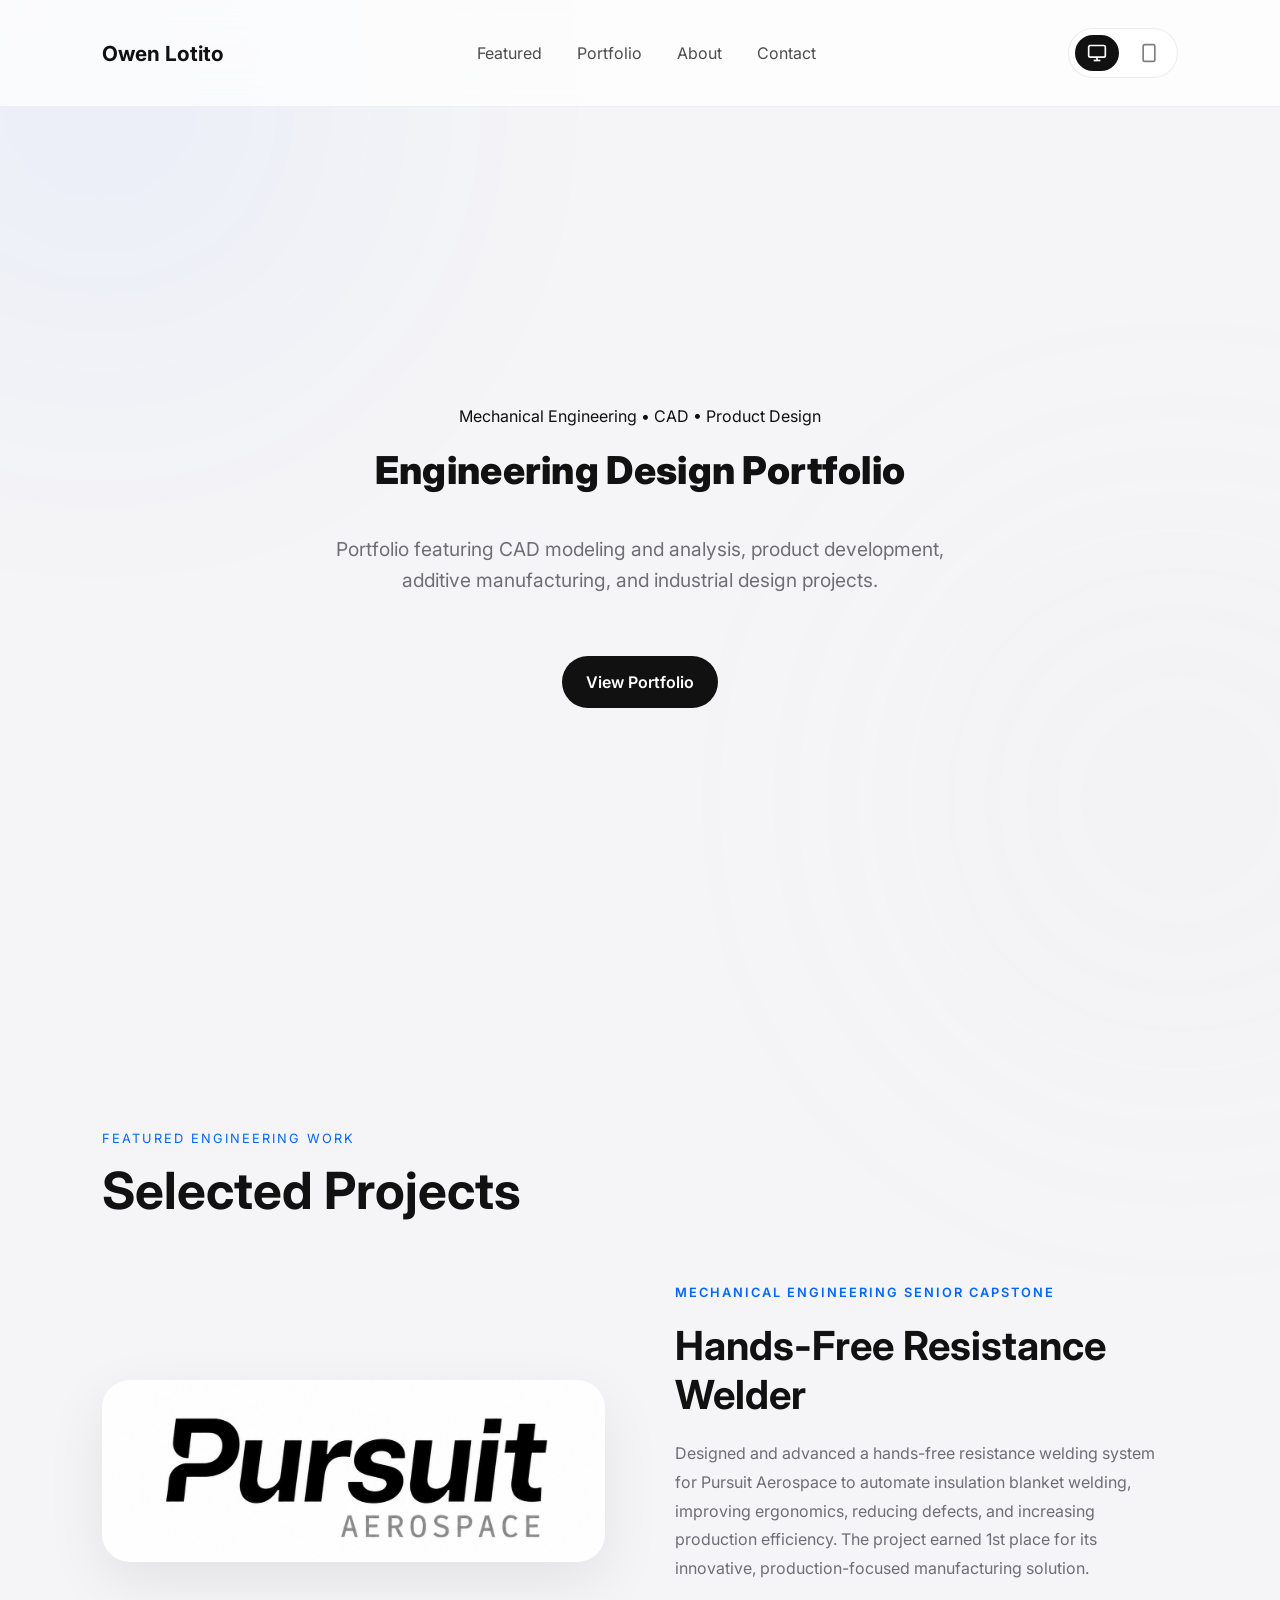
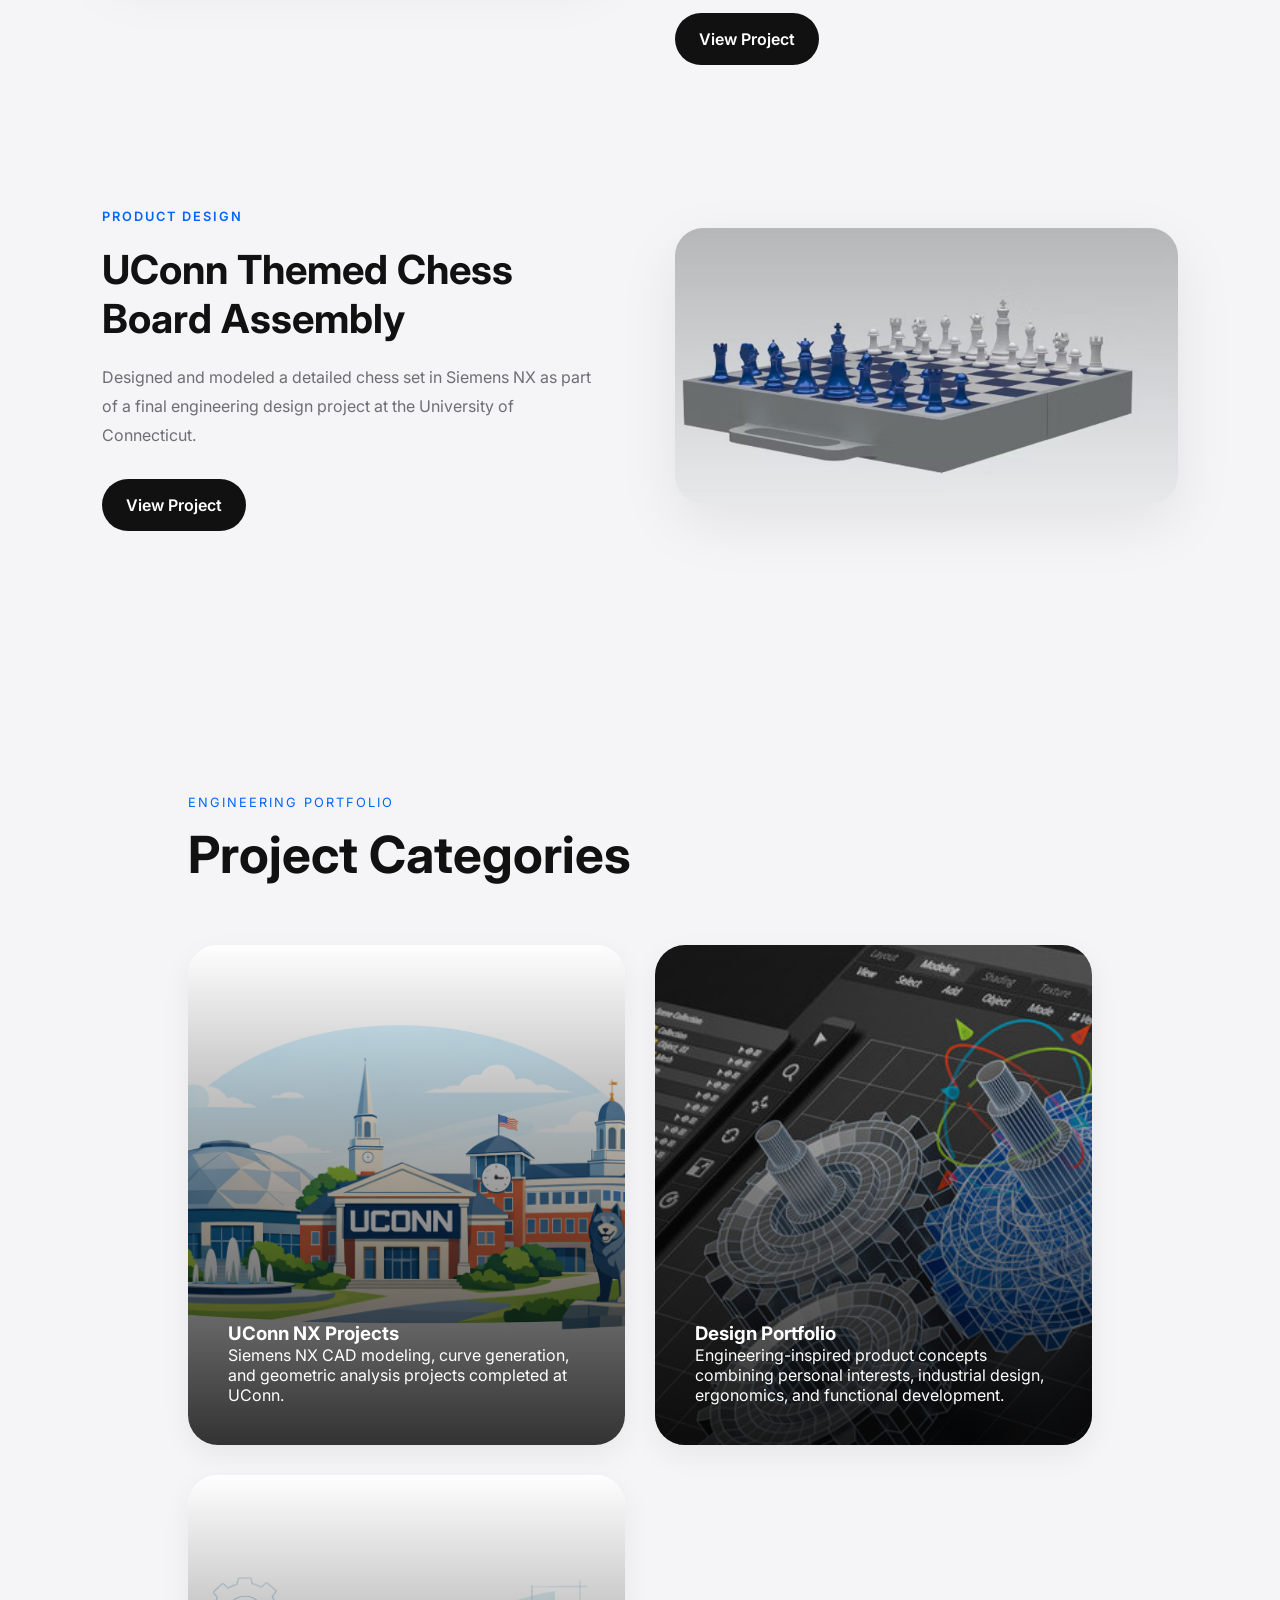
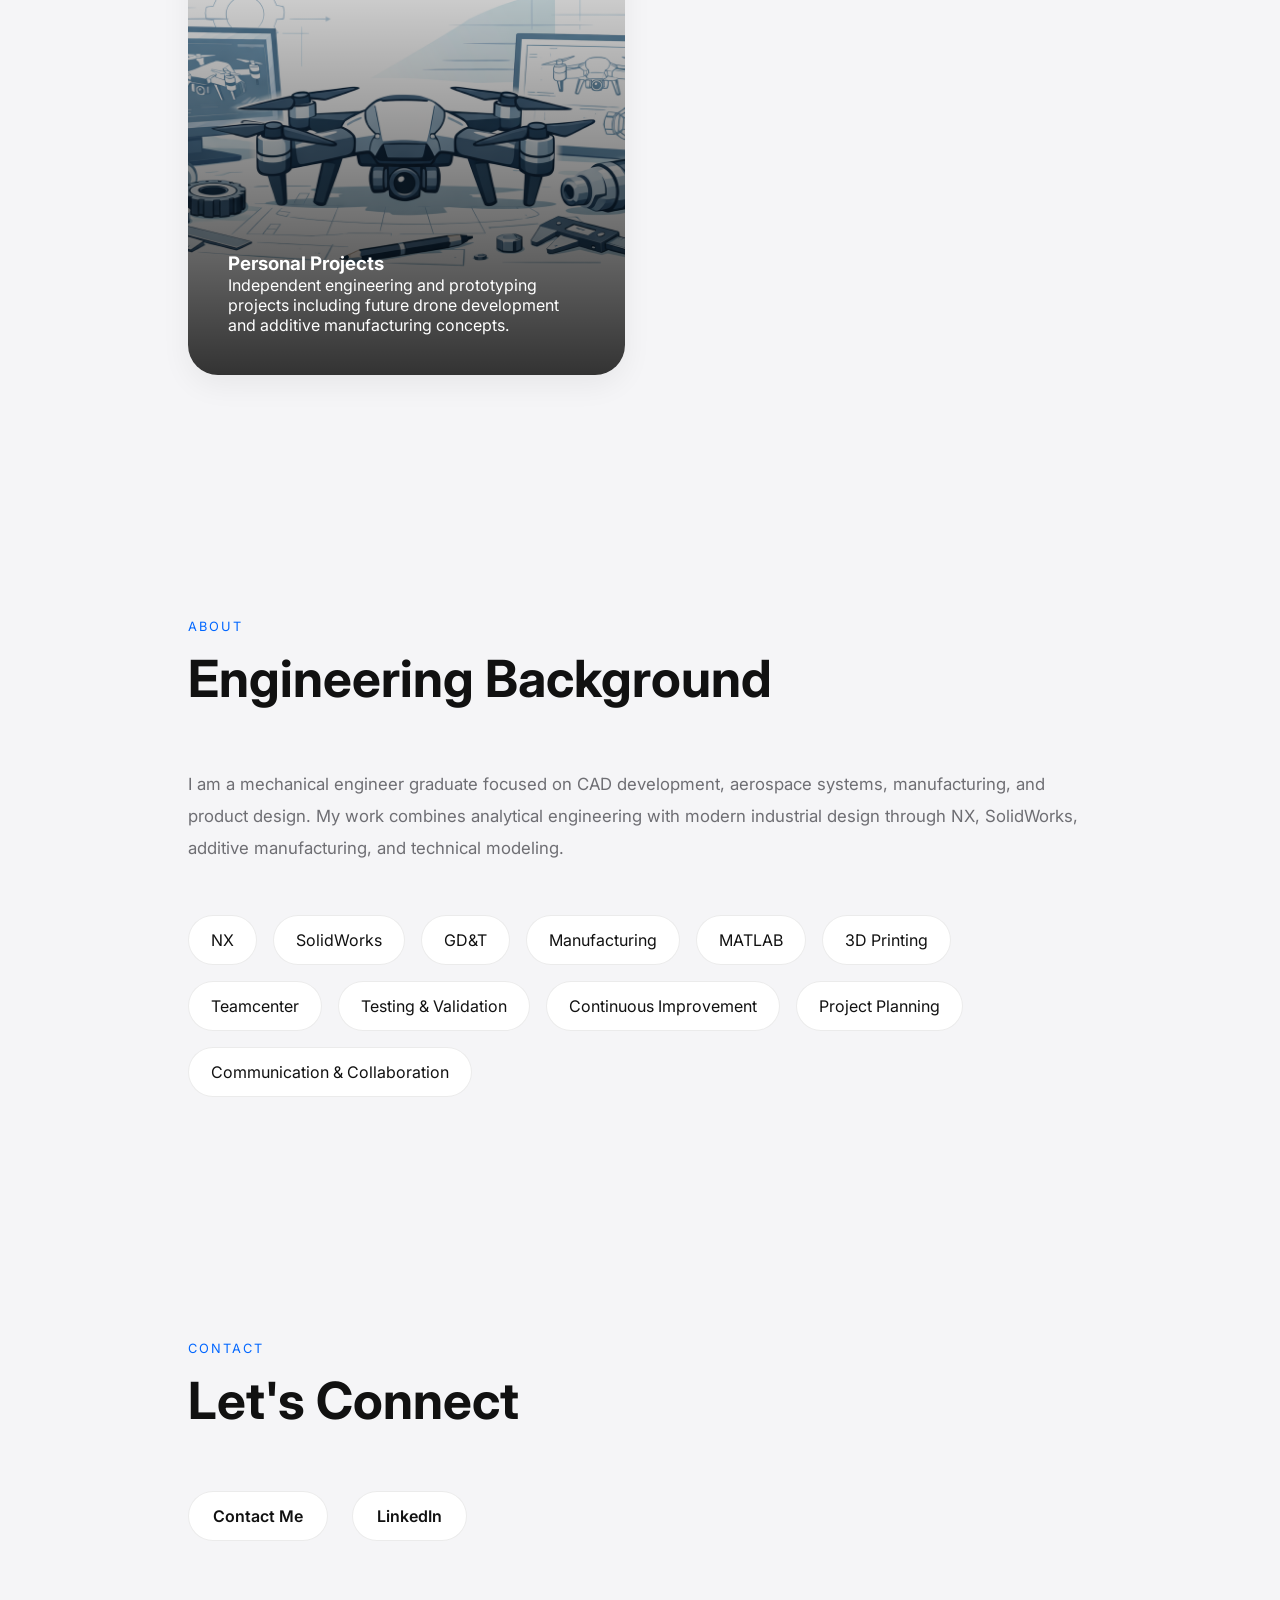
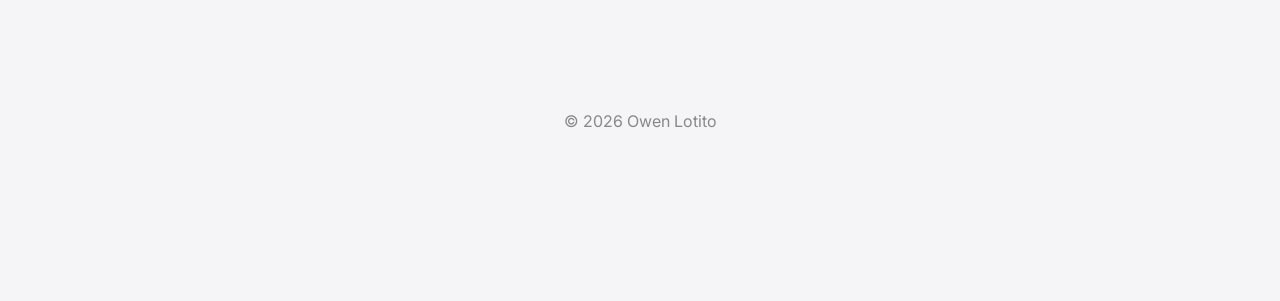
<file: index.html>
<!DOCTYPE html>
<html lang="en">
<head>
  <meta charset="UTF-8" />
  <meta name="viewport" content="width=device-width, initial-scale=1.0"/>
  <title>Owen Lotito | Engineering Portfolio</title>

  <link rel="stylesheet" href="style.css"/>
  <link href="https://fonts.googleapis.com/css2?family=Inter:wght@300;400;500;600;700;800&display=swap" rel="stylesheet">
</head>

<body>

<div class="background-glow glow1"></div>
<div class="background-glow glow2"></div>

<header class="hero">

  <nav>
    <h1 class="logo">Owen Lotito</h1>

    <div class="nav-center">
      <div class="nav-links">
        <a href="#featured">Featured</a>
        <a href="#categories">Portfolio</a>
        <a href="#about">About</a>
        <a href="#contact">Contact</a>
      </div>
    </div>

    <div class="view-toggle">
      <button class="toggle-btn active" data-view="desktop" title="Desktop View">
        <svg width="20" height="20" viewBox="0 0 24 24" fill="none" stroke="currentColor" stroke-width="2">
          <rect x="2" y="3" width="20" height="14" rx="2" ry="2"></rect>
          <line x1="8" y1="21" x2="16" y2="21"></line>
          <line x1="12" y1="17" x2="12" y2="21"></line>
        </svg>
      </button>
      <button class="toggle-btn" data-view="mobile" title="Mobile View">
        <svg width="20" height="20" viewBox="0 0 24 24" fill="none" stroke="currentColor" stroke-width="2">
          <rect x="5" y="2" width="14" height="20" rx="2" ry="2"></rect>
          <line x1="12" y1="18" x2="12.01" y2="18"></line>
        </svg>
      </button>
    </div>
  </nav>

  <div class="hero-content fade-up">

    <div class="hero-text">
      <span class="hero-subtitle">Mechanical Engineering • CAD • Product Design</span>

      <h2>
        Engineering Design Portfolio
      </h2>

      <p>
        Portfolio featuring CAD modeling and analysis,
        product development, additive manufacturing, and industrial design projects.
      </p>
      
    
      <div class="hero-buttons">
        <a class="btn primary" href="#featured">View Portfolio</a>
      </div>
    </div>

</header>

<section id="featured" class="featured-section">

  <div class="section-title fade-up">
    <span>Featured Engineering Work</span>
    <h2>Selected Projects</h2>
  </div>

 <div class="featured-project fade-left">
    
  <div class="featured-image">
    <img src="image/pursuit.png" alt="UConn Senior Capstone" class="pursuit-logo"/>
  </div>
    
  <div class="featured-text">
    <span class="project-tag">Mechanical Engineering Senior Capstone</span>
    <h3>Hands-Free Resistance Welder</h3>

    <p>
      Designed and advanced a hands-free resistance welding system for Pursuit Aerospace 
      to automate insulation blanket welding, improving ergonomics, reducing defects, 
      and increasing production efficiency. The project earned 1st place for its innovative, production-focused manufacturing solution.
    </p>

    <a href="capstone-project.html" class="btn primary">View Project</a>
  </div>

</div>

  <div class="featured-project reverse fade-right">

    <div class="featured-image">
      <img src="image/Chess-set-IMG.jpg" alt="UConn NX Final Project"/>
    </div>
    
    <div class="featured-text">
      <span class="project-tag">Product Design</span>
      <h3>UConn Themed Chess Board Assembly</h3> 
      <p>
        Designed and modeled a detailed chess set in Siemens NX as part of a
        final engineering design project at the University of Connecticut.
      </p>

      <a href="chess-project.html" class="btn primary">View Project</a>
    </div>

  </div>

<section id="categories" class="categories-section">

  <div class="section-title fade-up">
    <span>Engineering Portfolio</span>
    <h2>Project Categories</h2>
  </div>

 <div class="category-grid">

  <!-- UCONN NX PROJECTS -->
  <a href="uconn-nx-projects.html" class="category-card fade-up">
    <img src="image/uconn-image.png" alt="UConn NX Projects"/>

    <div class="category-overlay">
      <h3>UConn NX Projects</h3>
      <p>
        Siemens NX CAD modeling, curve generation,
        and geometric analysis projects completed at UConn.
      </p>
    </div>
  </a>

  <!-- DESIGN PORTFOLIO -->
  <a href="design-portfolio.html" class="category-card fade-up">
    <img src="image/design-portfolio-image.jpg" alt="Design Portfolio"/>

    <div class="category-overlay">
      <h3>Design Portfolio</h3>
      <p>
        Engineering-inspired product concepts combining personal interests,
        industrial design, ergonomics, and functional development.
      </p>
    </div>
  </a>

  <!-- PERSONAL PROJECTS -->
  <a href="personal-projects.html" class="category-card fade-up">
    <img src="image/drone-cover-art.png" alt="Personal Projects"/>

    <div class="category-overlay">
      <h3>Personal Projects</h3>
      <p>
        Independent engineering and prototyping projects including future
        drone development and additive manufacturing concepts.
      </p>
    </div>
  </a>

</div>

  </div>

</section>

<section id="about" class="about-section fade-up">

  <div class="section-title">
    <span>About</span>
    <h2>Engineering Background</h2>
  </div>

  <p>
    I am a mechanical engineer graduate focused on CAD development,
    aerospace systems, manufacturing, and product design.
    My work combines analytical engineering with modern industrial design
    through NX, SolidWorks, additive manufacturing, and technical modeling.
  </p>

  <div class="skills-grid">
    <span>NX</span>
    <span>SolidWorks</span>
    <span>GD&T</span>
    <span>Manufacturing</span>
    <span>MATLAB</span>
    <span>3D Printing</span>
    <span>Teamcenter</span>
    <span>Testing & Validation</span>
    <span>Continuous Improvement</span>
    <span>Project Planning</span>
    <span>Communication & Collaboration</span>
  </div>

</section>

<section id="contact" class="contact-section fade-up">

  <div class="section-title">
    <span>Contact</span>
    <h2>Let's Connect</h2>
  </div>

  <div class="contact-links">
    <a href="contact.html" class="btn primary">Contact Me</a>
    <a href="https://www.linkedin.com/in/owen-lotito/" target="_blank" class="btn secondary">LinkedIn</a>
  </div>

</section>

<footer>
  <p>© 2026 Owen Lotito</p>
</footer>

<script src="script.js"></script>

</body>
</html>
</file>
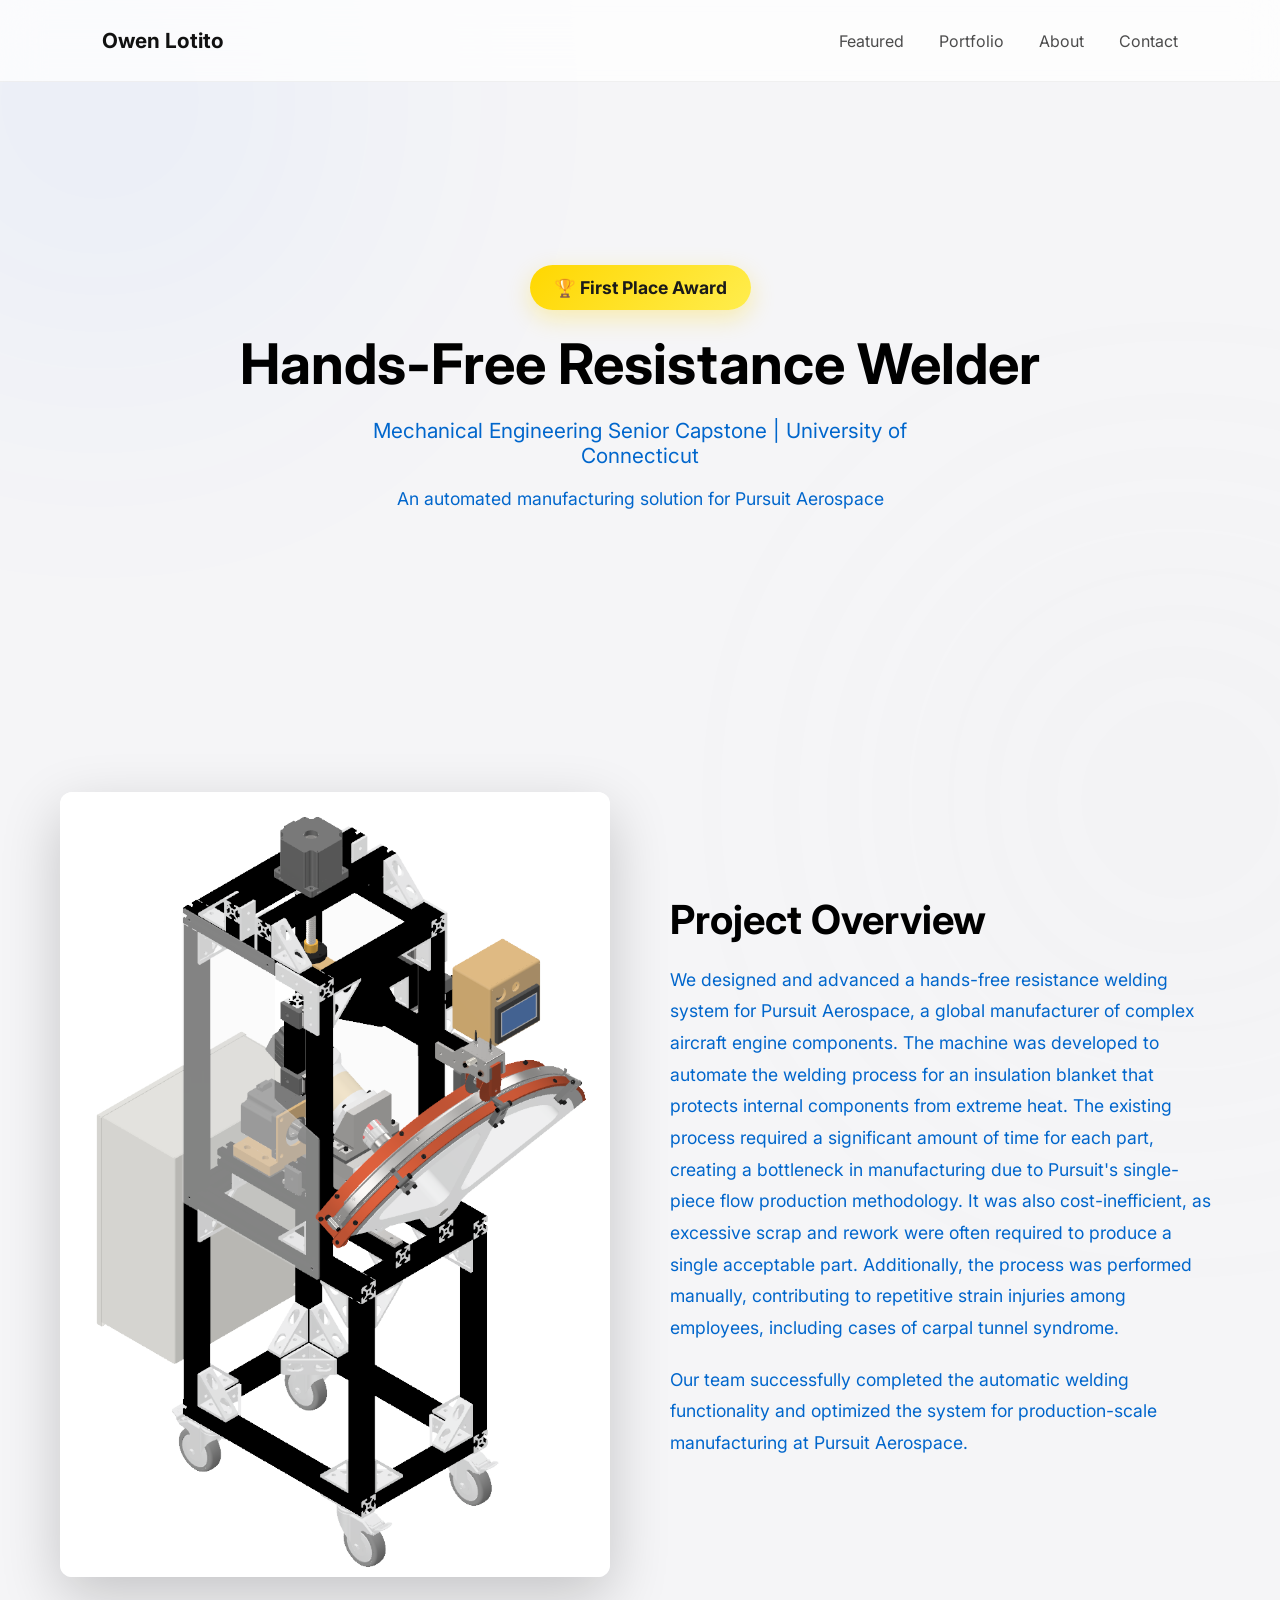
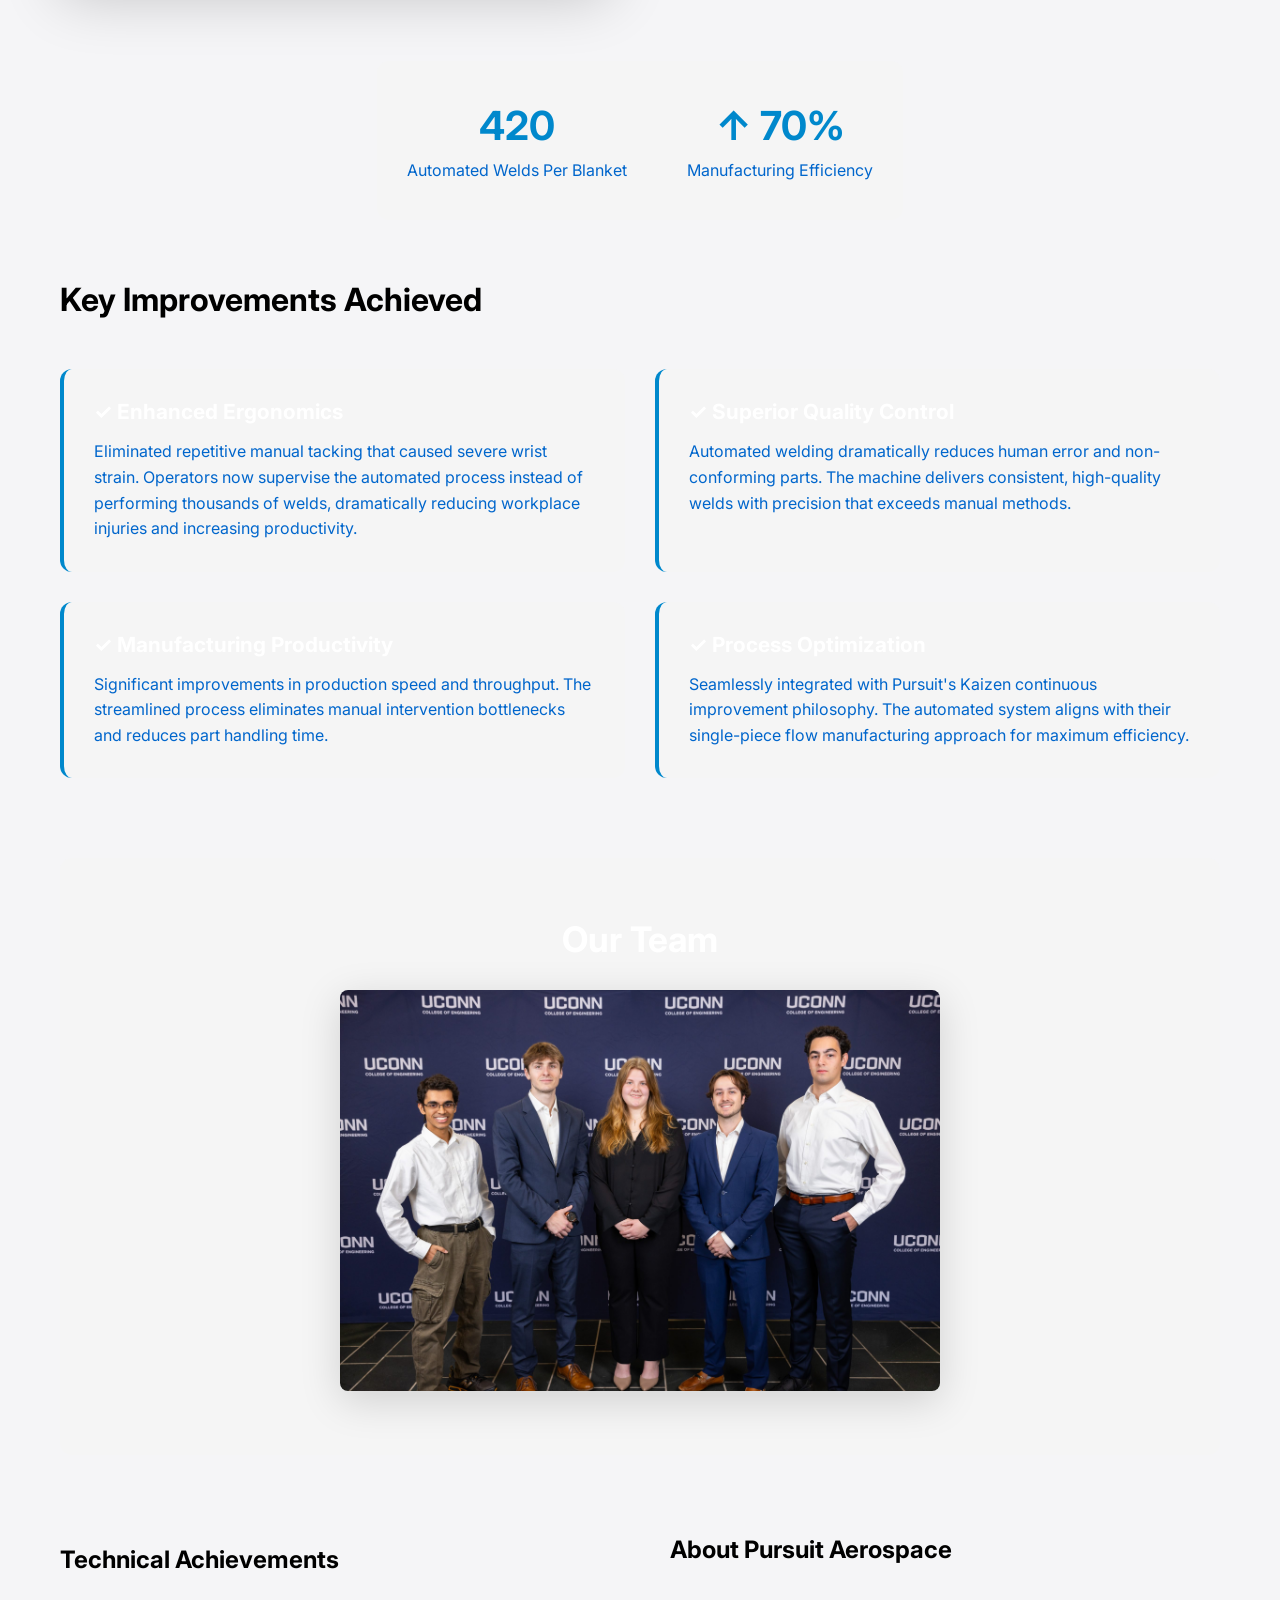
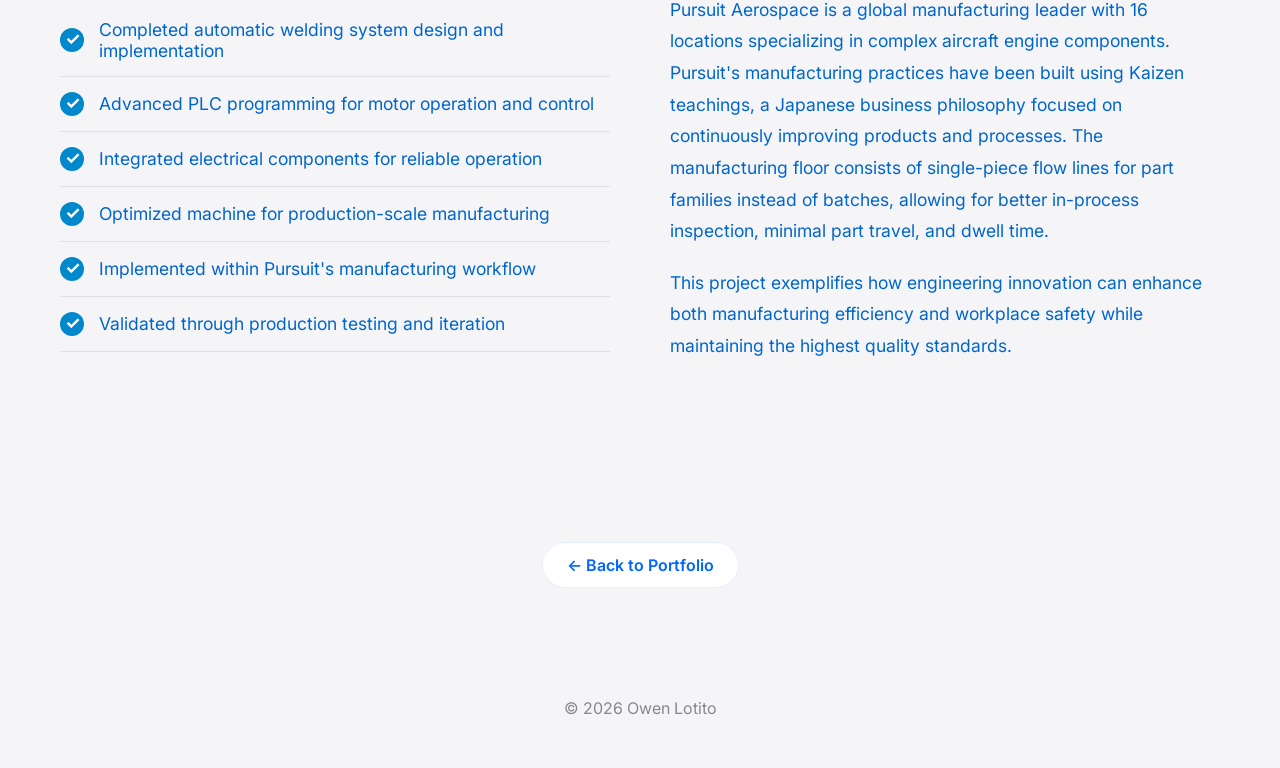
<file: capstone-project.html>
<!DOCTYPE html>
<html lang="en">
<head>
  <meta charset="UTF-8" />
  <meta name="viewport" content="width=device-width, initial-scale=1.0"/>
  <title>Hands-Free Resistance Welder | Owen Lotito</title>

  <link rel="stylesheet" href="style.css"/>
  <link href="https://fonts.googleapis.com/css2?family=Inter:wght@300;400;500;600;700;800&display=swap" rel="stylesheet">
  <style>
    .capstone-hero {
      min-height: 70vh;
      display: flex;
      align-items: center;
      justify-content: center;
      padding: 80px 20px;
      text-align: center;
    }

    .capstone-hero h1 {
      font-size: 3.5rem;
      margin-bottom: 20px;
      color: #000000;
    }

    .capstone-hero .award-badge {
      display: inline-block;
      background: linear-gradient(135deg, #ffd700 0%, #ffed4e 100%);
      color: #1a1a1a;
      padding: 12px 24px;
      border-radius: 50px;
      font-weight: 700;
      margin-bottom: 20px;
      font-size: 1.1rem;
      box-shadow: 0 8px 24px rgba(255, 215, 0, 0.3);
    }

    .capstone-hero p {
      font-size: 1.3rem;
      color: #0066cc;
      max-width: 600px;
      margin: 20px auto;
    }

    .project-overview {
      max-width: 1200px;
      margin: 80px auto;
      padding: 0 20px;
    }

    .overview-grid {
      display: grid;
      grid-template-columns: 1fr 1fr;
      gap: 60px;
      align-items: center;
      margin-bottom: 80px;
    }

    .overview-grid img {
      width: 100%;
      border-radius: 12px;
      box-shadow: 0 20px 60px rgba(0, 0, 0, 0.2);
    }

    .overview-content h2 {
      font-size: 2.5rem;
      margin-bottom: 20px;
      color: #000000;
    }

    .overview-content p {
      font-size: 1.1rem;
      line-height: 1.8;
      color: #0066cc;
      margin-bottom: 20px;
    }

    .impact-metrics {
      display: flex;
      justify-content: center;
      gap: 60px;
      margin: 60px auto;
      padding: 40px 30px;
      background: var(--card-bg);
      border-radius: 12px;
      max-width: fit-content;
    }

    .metric {
      text-align: center;
    }

    .metric-value {
      font-size: 2.5rem;
      font-weight: 700;
      color: var(--accent-color);
      margin-bottom: 10px;
    }

    .metric-label {
      font-size: 1rem;
      color: #0066cc;
    }

    .key-improvements {
      display: grid;
      grid-template-columns: repeat(2, 1fr);
      gap: 30px;
      margin: 50px 0;
    }

    .improvement-card {
      padding: 30px;
      background: var(--card-bg);
      border-radius: 12px;
      border-left: 4px solid var(--accent-color);
    }

    .improvement-card h3 {
      font-size: 1.3rem;
      margin-bottom: 15px;
      color: #ffffff;
    }

    .improvement-card p {
      font-size: 1rem;
      line-height: 1.6;
      color: #0066cc;
    }

    .team-section {
      background: var(--card-bg);
      padding: 60px 40px;
      border-radius: 12px;
      margin: 80px 0;
      text-align: center;
    }

    .team-section h2 {
      font-size: 2.2rem;
      margin-bottom: 30px;
      color: #ffffff;
    }

    .team-image {
      max-width: 600px;
      margin: 0 auto;
    }

    .team-image img {
      width: 100%;
      border-radius: 8px;
      box-shadow: 0 10px 40px rgba(0, 0, 0, 0.15);
    }

    .technical-details {
      display: grid;
      grid-template-columns: 1fr 1fr;
      gap: 60px;
      align-items: center;
      margin: 80px 0;
    }

    .details-list {
      list-style: none;
      padding: 0;
    }

    .details-list li {
      padding: 15px 0;
      font-size: 1.1rem;
      color: #0066cc;
      border-bottom: 1px solid var(--border-color);
      display: flex;
      align-items: center;
    }

    .details-list li:before {
      content: "✓";
      display: inline-block;
      width: 24px;
      height: 24px;
      background: var(--accent-color);
      color: white;
      border-radius: 50%;
      text-align: center;
      margin-right: 15px;
      font-weight: bold;
      flex-shrink: 0;
    }

    .back-link {
      display: inline-block;
      margin-top: 40px;
      padding: 12px 24px;
      background: white;
      color: #0066ff;
      border-radius: 999px;
      text-decoration: none;
      font-weight: 600;
      transition: all 0.3s ease;
      border: 1px solid rgba(0,102,255,0.1);
    }

    .back-link:hover {
      background: rgba(0,102,255,0.1);
      transform: translateX(-6px);
    }

    @media (max-width: 768px) {
      .capstone-hero h1 {
        font-size: 2.5rem;
      }

      .overview-grid,
      .key-improvements,
      .technical-details {
        grid-template-columns: 1fr;
        gap: 40px;
      }

      .impact-metrics {
        flex-direction: column;
        gap: 30px;
      }

      .capstone-hero {
        padding: 60px 20px;
      }
    }

    /* Dark mode support */
    :root {
      --text-primary: #ffffff;
      --text-secondary: #b4b4b4;
      --accent-color: #00d4ff;
      --card-bg: #1a1a1a;
      --border-color: #333333;
      --bg-primary: #0a0a0a;
    }

    @media (prefers-color-scheme: light) {
      :root {
        --text-primary: #1a1a1a;
        --text-secondary: #666666;
        --accent-color: #0088cc;
        --card-bg: #f5f5f5;
        --border-color: #e0e0e0;
        --bg-primary: #ffffff;
      }
    }
  </style>
</head>

<body>

<div class="background-glow glow1"></div>
<div class="background-glow glow2"></div>

<header class="hero">
  <nav>
    <h1 class="logo">Owen Lotito</h1>
    <div class="nav-links">
      <a href="index.html#featured">Featured</a>
      <a href="index.html#categories">Portfolio</a>
      <a href="index.html#about">About</a>
      <a href="index.html#contact">Contact</a>
    </div>
  </nav>

  <div class="capstone-hero fade-up">
    <div>
      <div class="award-badge">🏆 First Place Award</div>
      <h1>Hands-Free Resistance Welder</h1>
      <p>Mechanical Engineering Senior Capstone | University of Connecticut</p>
      <p style="font-size: 1.1rem; color: #0066cc;">An automated manufacturing solution for Pursuit Aerospace</p>
    </div>
  </div>
</header>

<section class="project-overview">

  <div class="overview-grid fade-left">
    <div>
      <img src="image/Welder-CAD-Photo.png" alt="Hands-Free Resistance Welder CAD Model"/>
    </div>
    <div class="overview-content">
      <h2>Project Overview</h2>
      <p>
        We designed and advanced a hands-free resistance welding system for Pursuit Aerospace, a global manufacturer of complex aircraft engine components. The machine was developed to automate the welding process for an insulation blanket that protects internal components from extreme heat. 
        The existing process required a significant amount of time for each part, creating a bottleneck in manufacturing due to Pursuit's single-piece flow production methodology. It was also cost-inefficient, as excessive scrap and rework were often required to produce a single acceptable part. 
        Additionally, the process was performed manually, contributing to repetitive strain injuries among employees, including cases of carpal tunnel syndrome.
      </p>
      <p>
        Our team successfully completed the automatic welding functionality and optimized the system for production-scale manufacturing at Pursuit Aerospace.
      </p>
    </div>
  </div>

  <div class="impact-metrics fade-up">
    <div class="metric">
      <div class="metric-value">420</div>
      <div class="metric-label">Automated Welds Per Blanket</div>
    </div>
    <div class="metric">
      <div class="metric-value">↑ 70%</div>
      <div class="metric-label">Manufacturing Efficiency</div>
    </div>
  </div>

  <h2 style="font-size: 2rem; margin: 60px 0 40px; color: #000000;">Key Improvements Achieved</h2>

  <div class="key-improvements fade-up">
    <div class="improvement-card">
      <h3>✓ Enhanced Ergonomics</h3>
      <p>
        Eliminated repetitive manual tacking that caused severe wrist strain. Operators now supervise the automated process instead of performing thousands of welds, dramatically reducing workplace injuries and increasing productivity.
      </p>
    </div>
    <div class="improvement-card">
      <h3>✓ Superior Quality Control</h3>
      <p>
        Automated welding dramatically reduces human error and non-conforming parts. The machine delivers consistent, high-quality welds with precision that exceeds manual methods.
      </p>
    </div>
    <div class="improvement-card">
      <h3>✓ Manufacturing Productivity</h3>
      <p>
        Significant improvements in production speed and throughput. The streamlined process eliminates manual intervention bottlenecks and reduces part handling time.
      </p>
    </div>
    <div class="improvement-card">
      <h3>✓ Process Optimization</h3>
      <p>
        Seamlessly integrated with Pursuit's Kaizen continuous improvement philosophy. The automated system aligns with their single-piece flow manufacturing approach for maximum efficiency.
      </p>
    </div>
  </div>

  <div class="team-section fade-up">
    <h2>Our Team</h2>
    <div class="team-image">
      <img src="image/ME_team27_NEW-scaled.jpg" alt="Senior Design Team"/>
    </div>
  </div>

  <div class="technical-details fade-up">
    <div>
      <h2 style="margin-bottom: 30px; color: #000000;">Technical Achievements</h2>
      <ul class="details-list">
        <li>Completed automatic welding system design and implementation</li>
        <li>Advanced PLC programming for motor operation and control</li>
        <li>Integrated electrical components for reliable operation</li>
        <li>Optimized machine for production-scale manufacturing</li>
        <li>Implemented within Pursuit's manufacturing workflow</li>
        <li>Validated through production testing and iteration</li>
      </ul>
    </div>
    <div>
      <h2 style="margin-bottom: 30px; color: #000000;">About Pursuit Aerospace</h2>
      <p style="font-size: 1.1rem; line-height: 1.8; color: #0066cc;">
        Pursuit Aerospace is a global manufacturing leader with 16 locations specializing in complex aircraft engine components. Pursuit's manufacturing practices have been built using Kaizen teachings, a Japanese business philosophy focused on continuously improving products and processes. The manufacturing floor consists of single-piece flow lines for part families instead of batches, allowing for better in-process inspection, minimal part travel, and dwell time. 
      </p>
      <p style="font-size: 1.1rem; line-height: 1.8; color: #0066cc; margin-top: 20px;">
        This project exemplifies how engineering innovation can enhance both manufacturing efficiency and workplace safety while maintaining the highest quality standards.
      </p>
    </div>
  </div>

</section>

<section style="text-align: center; padding: 60px 20px; max-width: 1200px; margin: 0 auto;">
  <a href="index.html" class="back-link">← Back to Portfolio</a>
</section>

<footer>
  <p>© 2026 Owen Lotito</p>
</footer>

<script src="script.js"></script>

</body>
</html>
</file>
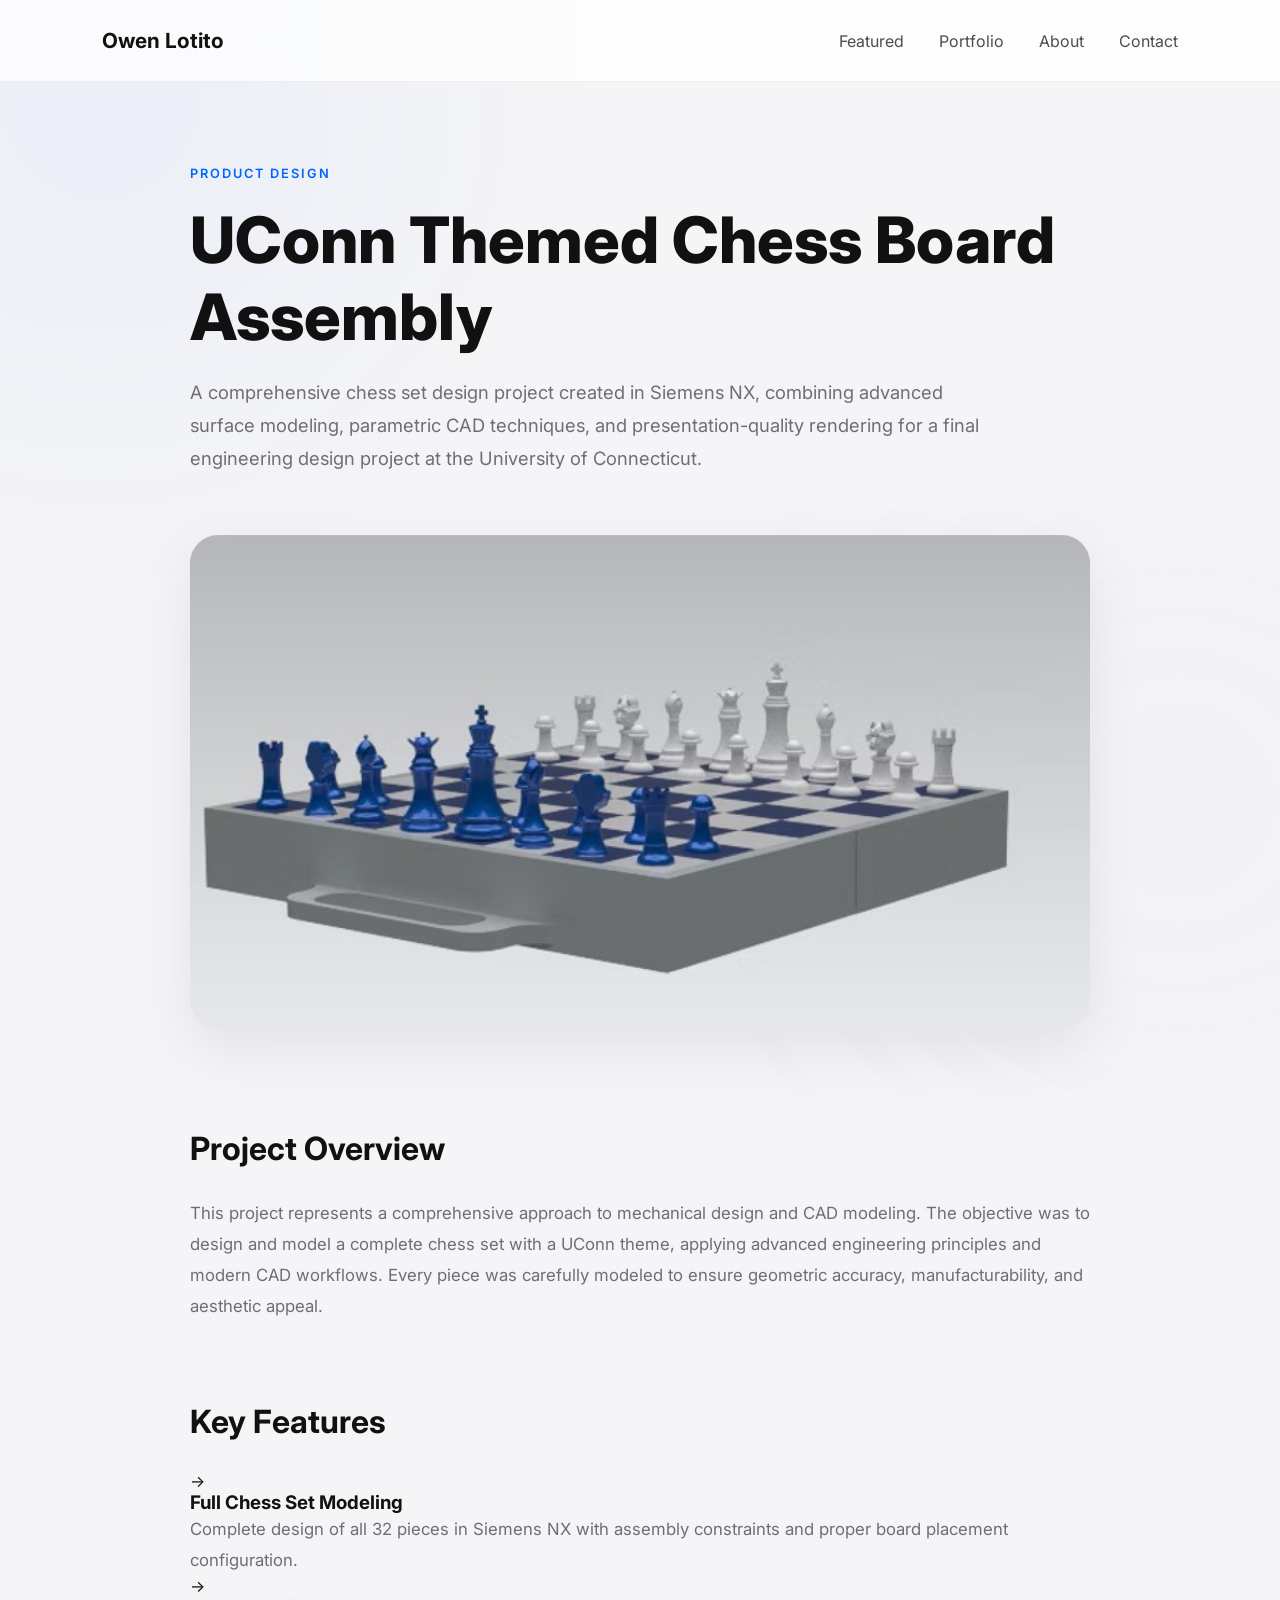
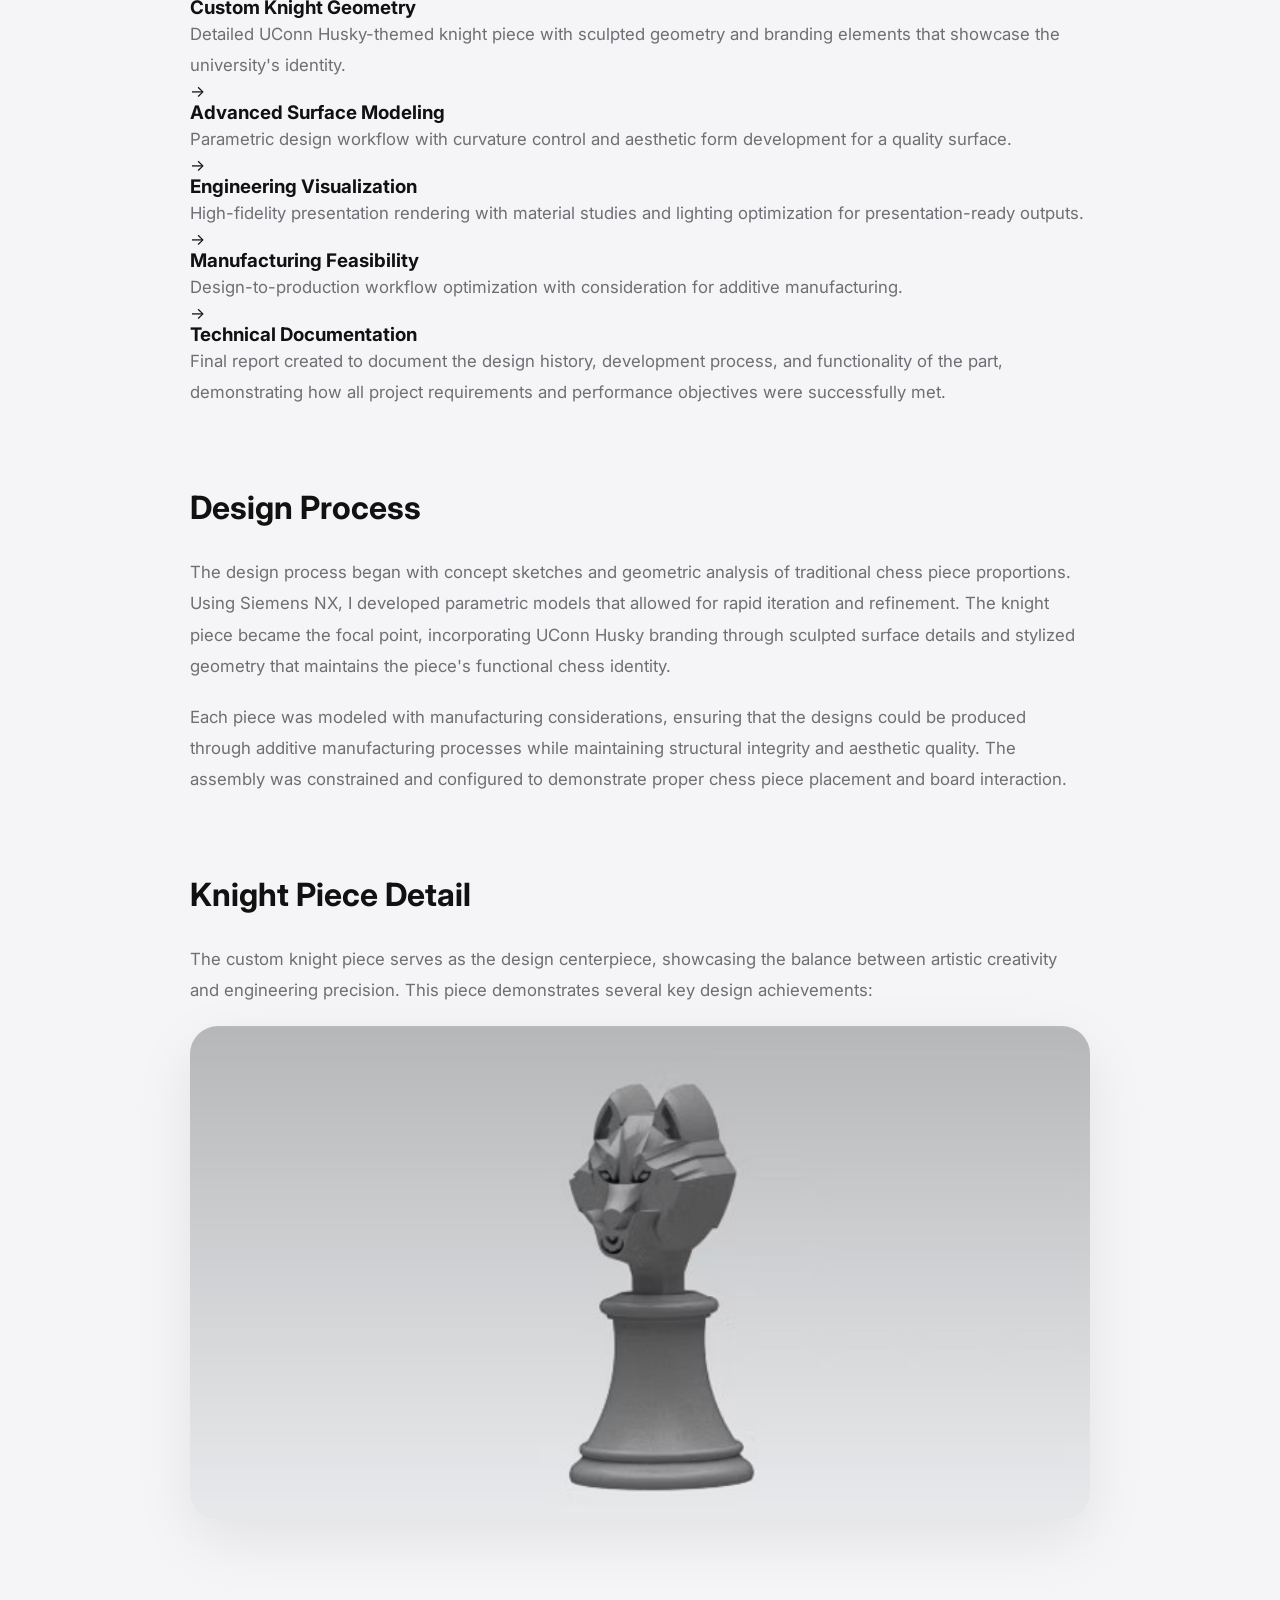
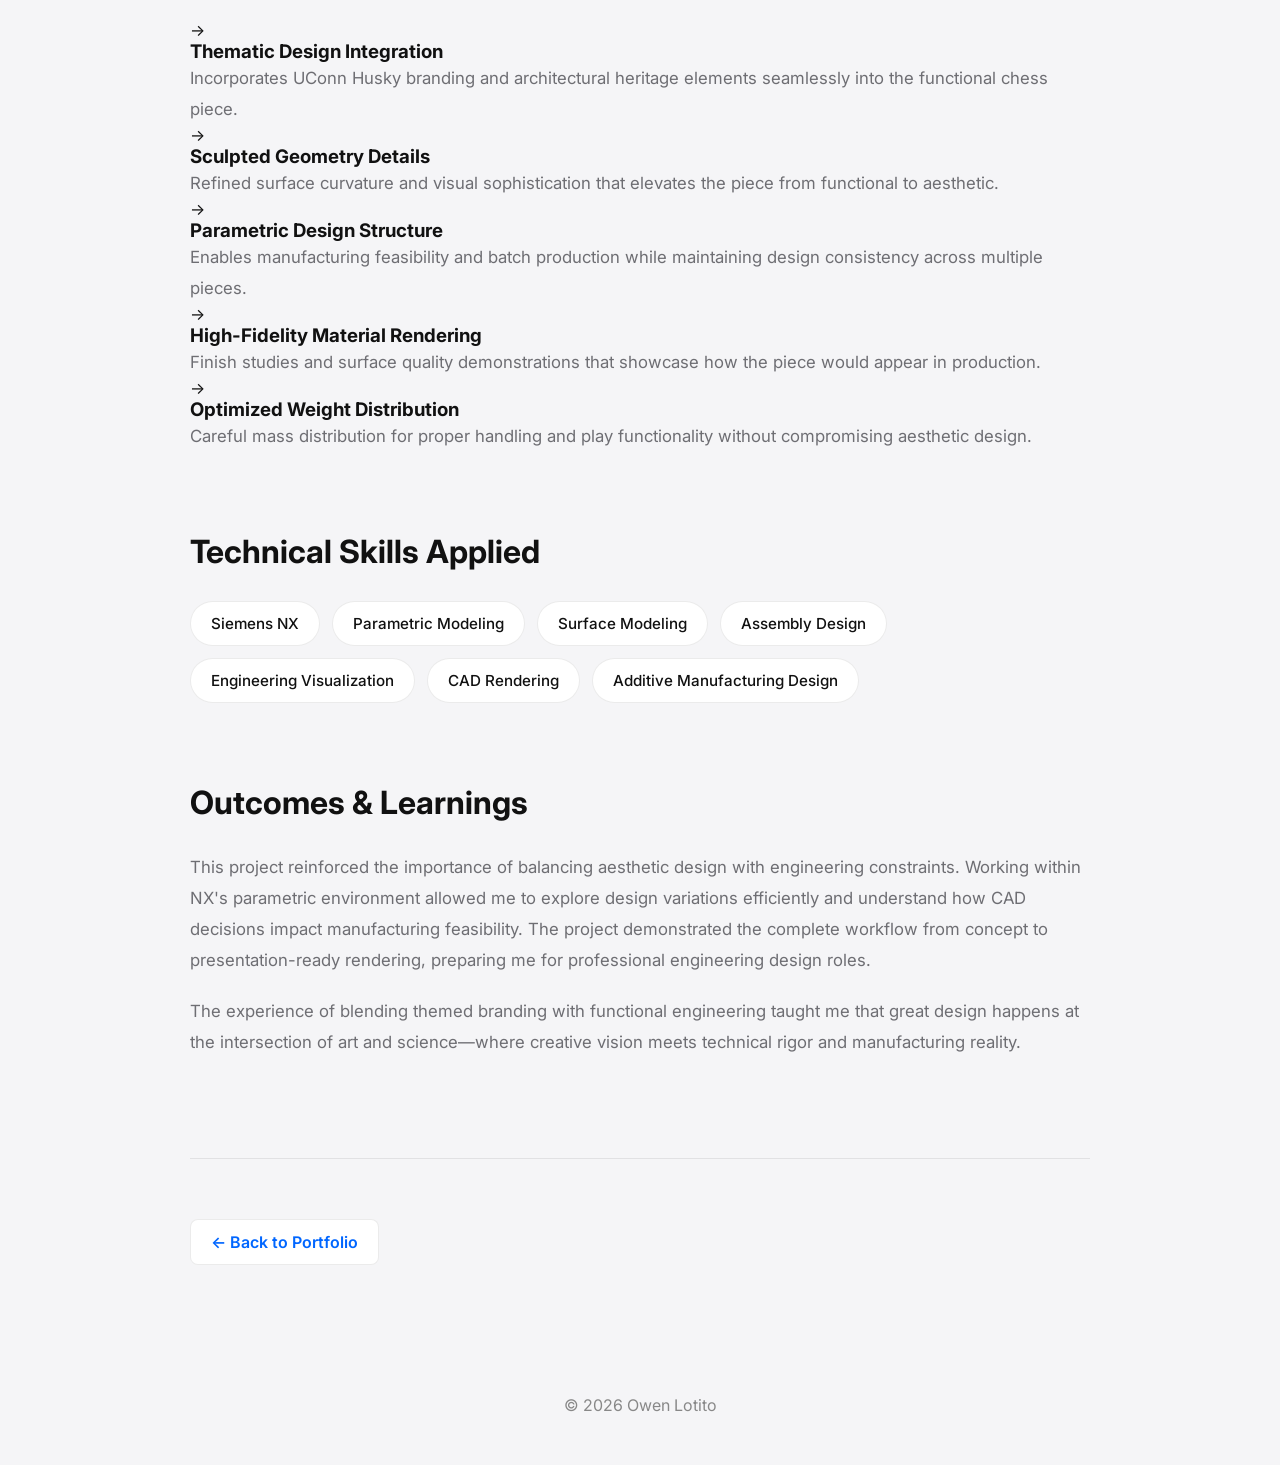
<file: chess-project.html>
<!DOCTYPE html>
<html lang="en">
<head>
  <meta charset="UTF-8" />
  <meta name="viewport" content="width=device-width, initial-scale=1.0"/>
  <title>UConn Chess Project | Owen Lotito</title>

  <link rel="stylesheet" href="style.css"/>
  <link href="https://fonts.googleapis.com/css2?family=Inter:wght@300;400;500;600;700;800&display=swap" rel="stylesheet">
</head>

<body>

<div class="background-glow glow1"></div>
<div class="background-glow glow2"></div>

<header class="project-header">
  <nav>
    <a href="index.html" class="logo">Owen Lotito</a>
    <div class="nav-links">
      <a href="index.html#featured">Featured</a>
      <a href="index.html#categories">Portfolio</a>
      <a href="index.html#about">About</a>
      <a href="index.html#contact">Contact</a>
    </div>
  </nav>
</header>

<section class="project-detail-section">
  <div class="project-detail-container">
    
    <div class="project-header-content fade-up">
      <span class="project-tag">Product Design</span>
      <h1>UConn Themed Chess Board Assembly</h1>
      <p class="project-intro">
        A comprehensive chess set design project created in Siemens NX, combining advanced surface modeling, parametric CAD techniques, and presentation-quality rendering for a final engineering design project at the University of Connecticut.
      </p>
    </div>

    <div class="project-detail-image fade-up">
      <img src="image/Chess-set-IMG.jpg" alt="UConn Chess Set Assembly"/>
    </div>

    <div class="project-detail-content">

      <div class="detail-section fade-up">
        <h2>Project Overview</h2>
        <p>
          This project represents a comprehensive approach to mechanical design and CAD modeling. The objective was to design and model a complete chess set with a UConn theme, applying advanced engineering principles and modern CAD workflows. Every piece was carefully modeled to ensure geometric accuracy, manufacturability, and aesthetic appeal.
        </p>
      </div>

      <div class="detail-section fade-up">
        <h2>Key Features</h2>
        <div class="features-list">
          <div class="feature-item">
            <div class="feature-arrow">→</div>
            <div class="feature-content">
              <h3>Full Chess Set Modeling</h3>
              <p>Complete design of all 32 pieces in Siemens NX with assembly constraints and proper board placement configuration.</p>
            </div>
          </div>

          <div class="feature-item">
            <div class="feature-arrow">→</div>
            <div class="feature-content">
              <h3>Custom Knight Geometry</h3>
              <p>Detailed UConn Husky-themed knight piece with sculpted geometry and branding elements that showcase the university's identity.</p>
            </div>
          </div>
          
          <div class="feature-item">
            <div class="feature-arrow">→</div>
            <div class="feature-content">
              <h3>Advanced Surface Modeling</h3>
              <p>Parametric design workflow with curvature control and aesthetic form development for a quality surface.</p>
            </div>
          </div>

          <div class="feature-item">
            <div class="feature-arrow">→</div>
            <div class="feature-content">
              <h3>Engineering Visualization</h3>
              <p>High-fidelity presentation rendering with material studies and lighting optimization for presentation-ready outputs.</p>
            </div>
          </div>

          <div class="feature-item">
            <div class="feature-arrow">→</div>
            <div class="feature-content">
              <h3>Manufacturing Feasibility</h3>
              <p>Design-to-production workflow optimization with consideration for additive manufacturing.</p>
            </div>
          </div>

          <div class="feature-item">
            <div class="feature-arrow">→</div>
            <div class="feature-content">
              <h3>Technical Documentation</h3>
              <p>Final report created to document the design history, development process, and functionality of the part, demonstrating how all project requirements and performance objectives were successfully met.</p>
            </div>
          </div>
        </div>
      </div>

      <div class="detail-section fade-up">
        <h2>Design Process</h2>
        <p>
          The design process began with concept sketches and geometric analysis of traditional chess piece proportions. Using Siemens NX, I developed parametric models that allowed for rapid iteration and refinement. The knight piece became the focal point, incorporating UConn Husky branding through sculpted surface details and stylized geometry that maintains the piece's functional chess identity.
        </p>
        <p>
          Each piece was modeled with manufacturing considerations, ensuring that the designs could be produced through additive manufacturing processes while maintaining structural integrity and aesthetic quality. The assembly was constrained and configured to demonstrate proper chess piece placement and board interaction.
        </p>
      </div>

      <div class="detail-section fade-up">
        <h2>Knight Piece Detail</h2>
        <p>
          The custom knight piece serves as the design centerpiece, showcasing the balance between artistic creativity and engineering precision. This piece demonstrates several key design achievements:
        </p>

      <div class="project-detail-image fade-up">
        <img src="image/KNIGHT_IMG.jpg" alt="UConn Themed Knight Piece"/>
      </div>
        
        <div class="features-list">
          <div class="feature-item">
            <div class="feature-arrow">→</div>
            <div class="feature-content">
              <h3>Thematic Design Integration</h3>
              <p>Incorporates UConn Husky branding and architectural heritage elements seamlessly into the functional chess piece.</p>
            </div>
          </div>

          <div class="feature-item">
            <div class="feature-arrow">→</div>
            <div class="feature-content">
              <h3>Sculpted Geometry Details</h3>
              <p>Refined surface curvature and visual sophistication that elevates the piece from functional to aesthetic.</p>
            </div>
          </div>

          <div class="feature-item">
            <div class="feature-arrow">→</div>
            <div class="feature-content">
              <h3>Parametric Design Structure</h3>
              <p>Enables manufacturing feasibility and batch production while maintaining design consistency across multiple pieces.</p>
            </div>
          </div>

          <div class="feature-item">
            <div class="feature-arrow">→</div>
            <div class="feature-content">
              <h3>High-Fidelity Material Rendering</h3>
              <p>Finish studies and surface quality demonstrations that showcase how the piece would appear in production.</p>
            </div>
          </div>

          <div class="feature-item">
            <div class="feature-arrow">→</div>
            <div class="feature-content">
              <h3>Optimized Weight Distribution</h3>
              <p>Careful mass distribution for proper handling and play functionality without compromising aesthetic design.</p>
            </div>
          </div>
        </div>
      </div>

      <div class="detail-section fade-up">
        <h2>Technical Skills Applied</h2>
        <div class="skills-applied">
          <span>Siemens NX</span>
          <span>Parametric Modeling</span>
          <span>Surface Modeling</span>
          <span>Assembly Design</span>
          <span>Engineering Visualization</span>
          <span>CAD Rendering</span>
          <span>Additive Manufacturing Design</span>
        </div>
      </div>

      <div class="detail-section fade-up">
        <h2>Outcomes & Learnings</h2>
        <p>
          This project reinforced the importance of balancing aesthetic design with engineering constraints. Working within NX's parametric environment allowed me to explore design variations efficiently and understand how CAD decisions impact manufacturing feasibility. The project demonstrated the complete workflow from concept to presentation-ready rendering, preparing me for professional engineering design roles.
        </p>
        <p>
          The experience of blending themed branding with functional engineering taught me that great design happens at the intersection of art and science—where creative vision meets technical rigor and manufacturing reality.
        </p>
      </div>

    </div>

<div class="back-link">
  <a class="btn secondary" href="index.html#categories">
    ← Back to Portfolio
  </a>
</div>

  </div>
</section>

<footer>
  <p>© 2026 Owen Lotito</p>
</footer>

<script src="script.js"></script>

</body>
</html>
</file>
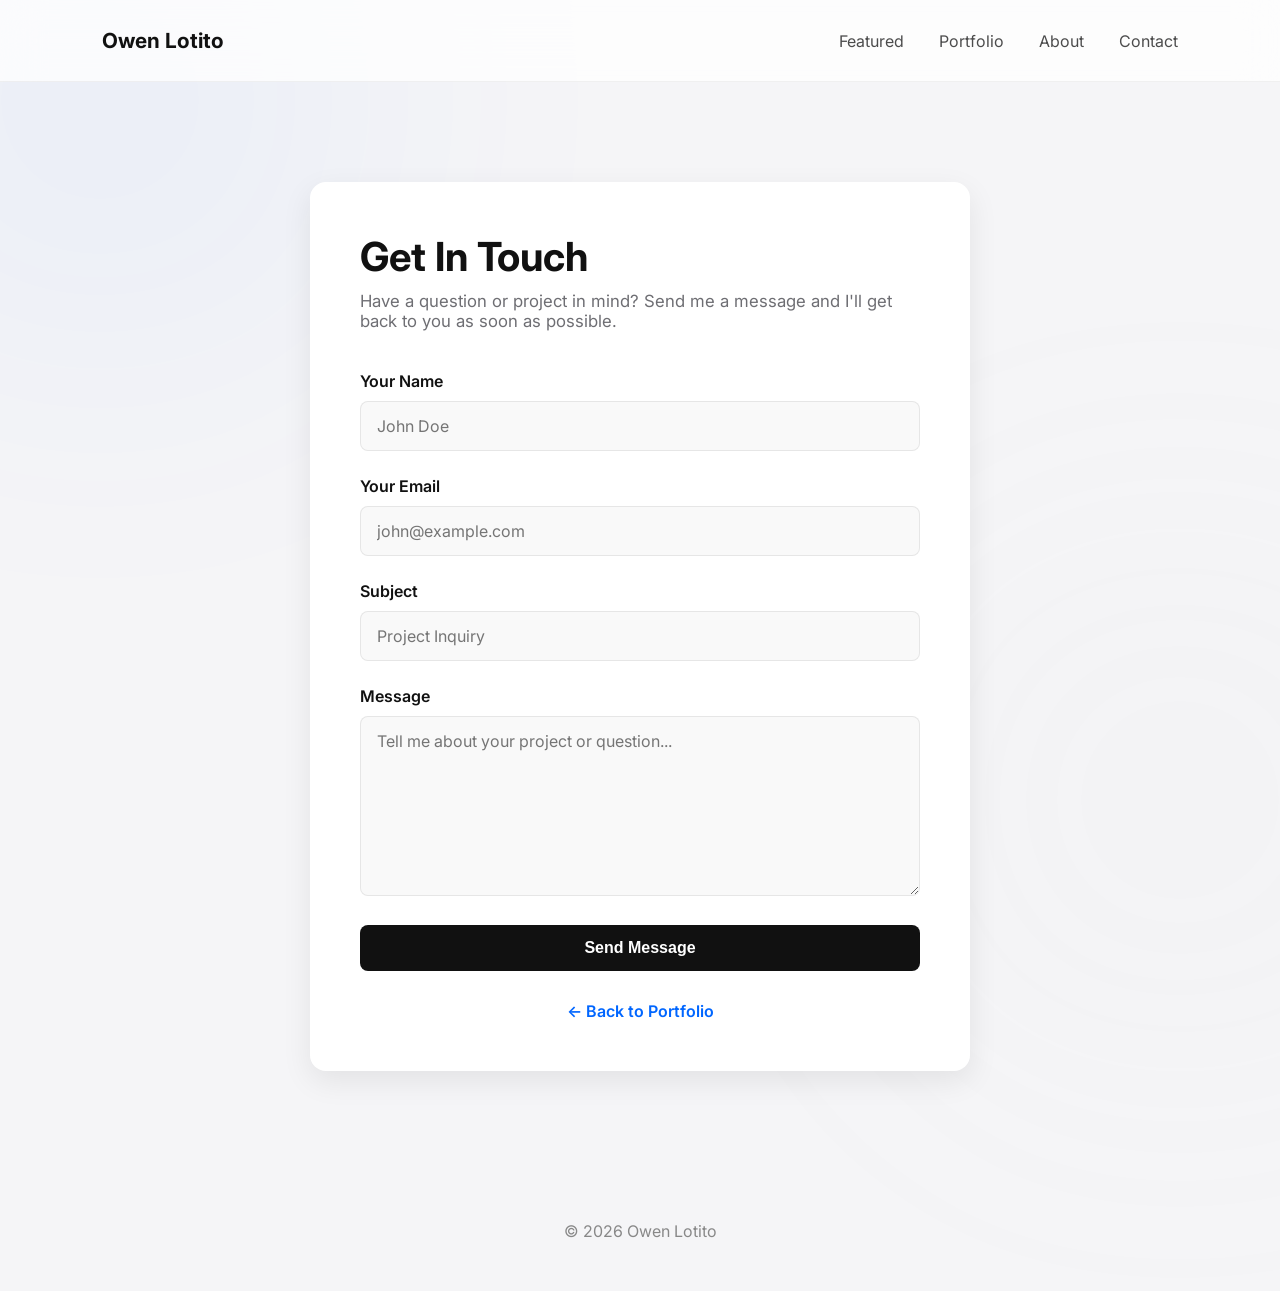
<file: contact.html>
<!DOCTYPE html>
<html lang="en">
<head>
  <meta charset="UTF-8" />
  <meta name="viewport" content="width=device-width, initial-scale=1.0"/>
  <title>Contact Me | Owen Lotito</title>

  <link rel="stylesheet" href="style.css"/>
  <link href="https://fonts.googleapis.com/css2?family=Inter:wght@300;400;500;600;700;800&display=swap" rel="stylesheet">
  <style>
    .contact-page-container {
      max-width: 700px;
      margin: 100px auto;
      padding: 0 20px;
    }

    .contact-form-section {
      background: white;
      padding: 50px;
      border-radius: 16px;
      box-shadow: 0 10px 30px rgba(0,0,0,0.08);
    }

    .contact-form-section h1 {
      font-size: 2.5rem;
      margin-bottom: 10px;
      color: #111;
    }

    .contact-form-section p {
      color: #6e6e73;
      margin-bottom: 40px;
      font-size: 1.05rem;
    }

    .form-group {
      margin-bottom: 25px;
    }

    .form-group label {
      display: block;
      margin-bottom: 10px;
      font-weight: 600;
      color: #111;
      font-size: 1rem;
    }

    .form-group input,
    .form-group textarea {
      width: 100%;
      padding: 14px 16px;
      border: 1px solid rgba(0,0,0,0.08);
      border-radius: 8px;
      font-family: 'Inter', sans-serif;
      font-size: 1rem;
      color: #111;
      background: #f9f9f9;
      transition: all 0.3s ease;
      box-sizing: border-box;
    }

    .form-group input:focus,
    .form-group textarea:focus {
      outline: none;
      background: white;
      border-color: #0066ff;
      box-shadow: 0 0 0 3px rgba(0,102,255,0.1);
    }

    .form-group textarea {
      min-height: 180px;
      resize: vertical;
    }

    .submit-btn {
      width: 100%;
      padding: 14px 24px;
      background: #111;
      color: white;
      border: none;
      border-radius: 8px;
      font-weight: 600;
      font-size: 1rem;
      cursor: pointer;
      transition: all 0.3s ease;
    }

    .submit-btn:hover {
      background: #333;
      transform: translateY(-2px);
      box-shadow: 0 10px 20px rgba(0,0,0,0.15);
    }

    .submit-btn:active {
      transform: translateY(0);
    }

    .submit-btn:disabled {
      background: #ccc;
      cursor: not-allowed;
      transform: none;
    }

    .back-to-portfolio {
      text-align: center;
      margin-top: 30px;
    }

    .back-to-portfolio a {
      color: #0066ff;
      text-decoration: none;
      font-weight: 600;
      transition: all 0.3s ease;
    }

    .back-to-portfolio a:hover {
      transform: translateX(-6px);
    }

    @media (max-width: 640px) {
      .contact-form-section {
        padding: 30px 20px;
      }

      .contact-form-section h1 {
        font-size: 2rem;
      }

      .contact-page-container {
        margin: 80px auto;
      }
    }
  </style>
</head>

<body>

<div class="background-glow glow1"></div>
<div class="background-glow glow2"></div>

<header class="hero">
  <nav>
    <h1 class="logo">Owen Lotito</h1>
    <div class="nav-links">
      <a href="index.html#featured">Featured</a>
      <a href="index.html#categories">Portfolio</a>
      <a href="index.html#about">About</a>
      <a href="index.html#contact">Contact</a>
    </div>
  </nav>
</header>

<div class="contact-page-container">
  <div class="contact-form-section">
    <h1>Get In Touch</h1>
    <p>Have a question or project in mind? Send me a message and I'll get back to you as soon as possible.</p>

    <form id="contactForm" action="https://formspree.io/f/mjgdynyz" method="POST">
      <div class="form-group">
        <label for="name">Your Name</label>
        <input type="text" id="name" name="name" required placeholder="John Doe">
      </div>

      <div class="form-group">
        <label for="email">Your Email</label>
        <input type="email" id="email" name="email" required placeholder="john@example.com">
      </div>

      <div class="form-group">
        <label for="subject">Subject</label>
        <input type="text" id="subject" name="subject" required placeholder="Project Inquiry">
      </div>

      <div class="form-group">
        <label for="message">Message</label>
        <textarea id="message" name="message" required placeholder="Tell me about your project or question..."></textarea>
      </div>

      <button type="submit" class="submit-btn">Send Message</button>
    </form>

    <div class="back-to-portfolio">
      <a href="index.html#contact">← Back to Portfolio</a>
    </div>
  </div>
</div>

<footer>
  <p>© 2026 Owen Lotito</p>
</footer>

</body>
</html>
</file>
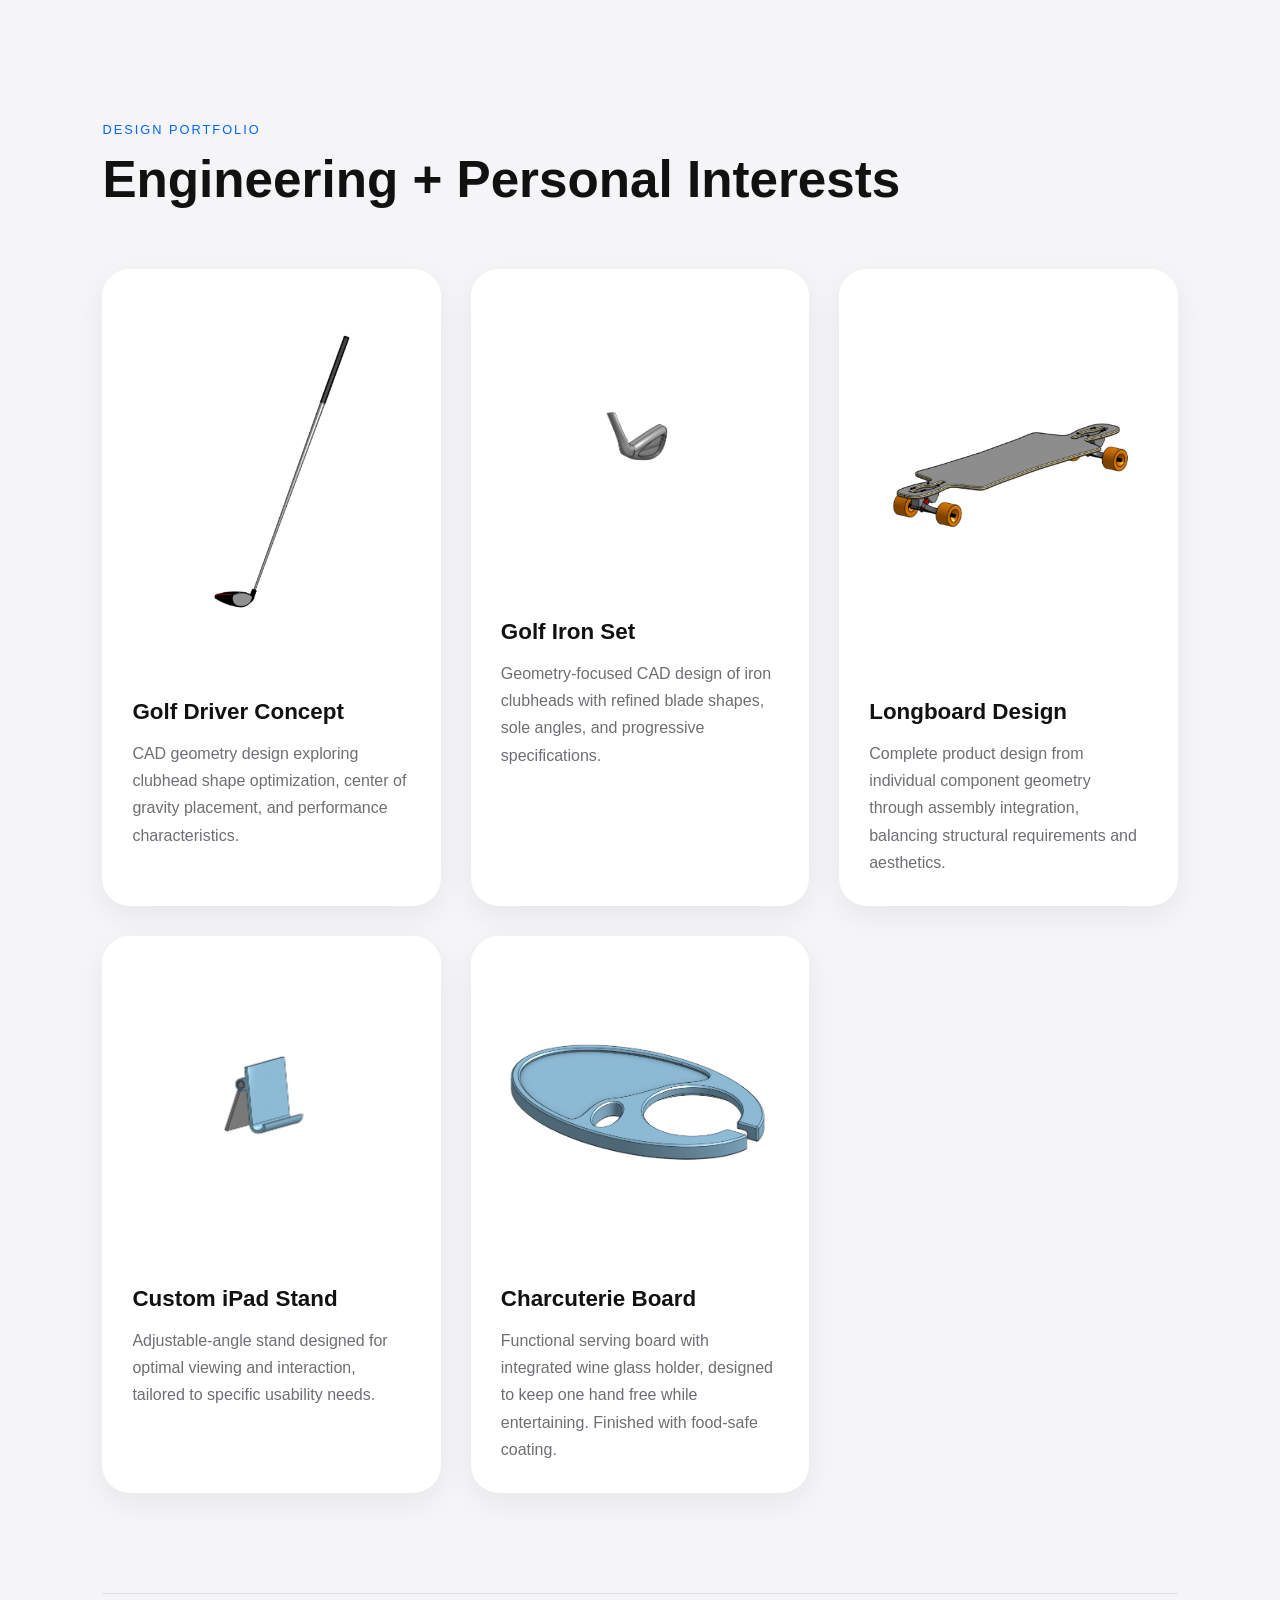
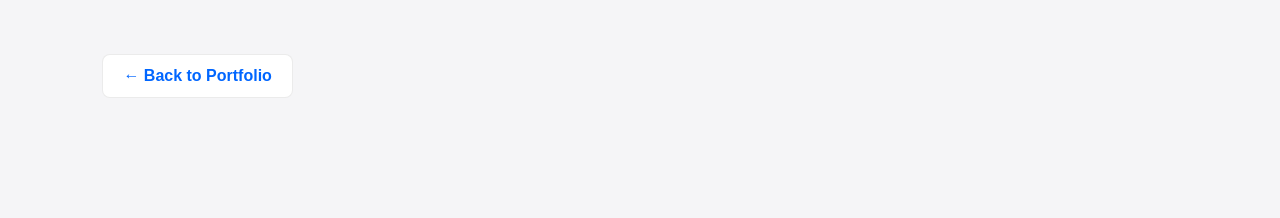
<file: design-portfolio.html>
<!DOCTYPE html>
<html lang="en">
<head>
  <meta charset="UTF-8" />
  <meta name="viewport" content="width=device-width, initial-scale=1.0"/>
  <title>Design Portfolio | Owen Lotito</title>
  <link rel="stylesheet" href="style.css"/>
  <style>
    /* Override for driver and longboard to show full image */
    .project-card:nth-child(1) img,
    .project-card:nth-child(3) img {
      height: 400px !important;
      object-fit: contain !important;
      object-position: center !important;
      padding: 30px !important;
    }
  </style>
</head>

<body>

<section class="projects-section">

  <div class="section-title">
    <span>Design Portfolio</span>
    <h2>Engineering + Personal Interests</h2>
  </div>

  <div class="project-grid">

    <div class="project-card">
      <img src="image/driver-2.png" alt="Golf Driver Concept">
      <div class="project-info">
        <h3>Golf Driver Concept</h3>
        <p>
          CAD geometry design exploring clubhead shape optimization,
          center of gravity placement, and performance characteristics.
        </p>
      </div>
    </div>

    <div class="project-card">
      <img src="image/iron-set.png" alt="Golf Iron Set">
      <div class="project-info">
        <h3>Golf Iron Set</h3>
        <p>
          Geometry-focused CAD design of iron clubheads with refined
          blade shapes, sole angles, and progressive specifications.
        </p>
      </div>
    </div>

    <div class="project-card">
      <img src="image/longboard.png" alt="Longboard Design">
      <div class="project-info">
        <h3>Longboard Design</h3>
        <p>
          Complete product design from individual component geometry through
          assembly integration, balancing structural requirements and aesthetics.
        </p>
      </div>
    </div>

    <div class="project-card">
      <img src="image/ipad-stand.png" alt="Custom iPad Stand">
      <div class="project-info">
        <h3>Custom iPad Stand</h3>
        <p>
          Adjustable-angle stand designed for optimal viewing and interaction,
          tailored to specific usability needs.
        </p>
      </div>
    </div>

    <div class="project-card">
      <img src="image/charcuterie-board.png" alt="Charcuterie Board">
      <div class="project-info">
        <h3>Charcuterie Board</h3>
        <p>
          Functional serving board with integrated wine glass holder, designed to keep
          one hand free while entertaining. Finished with food-safe coating.
        </p>
      </div>
    </div>

  </div>
  
<div class="back-link">
  <a class="btn secondary" href="index.html#categories">
    ← Back to Portfolio
  </a>
</div>
  
</section>

</body>
</html>
</file>
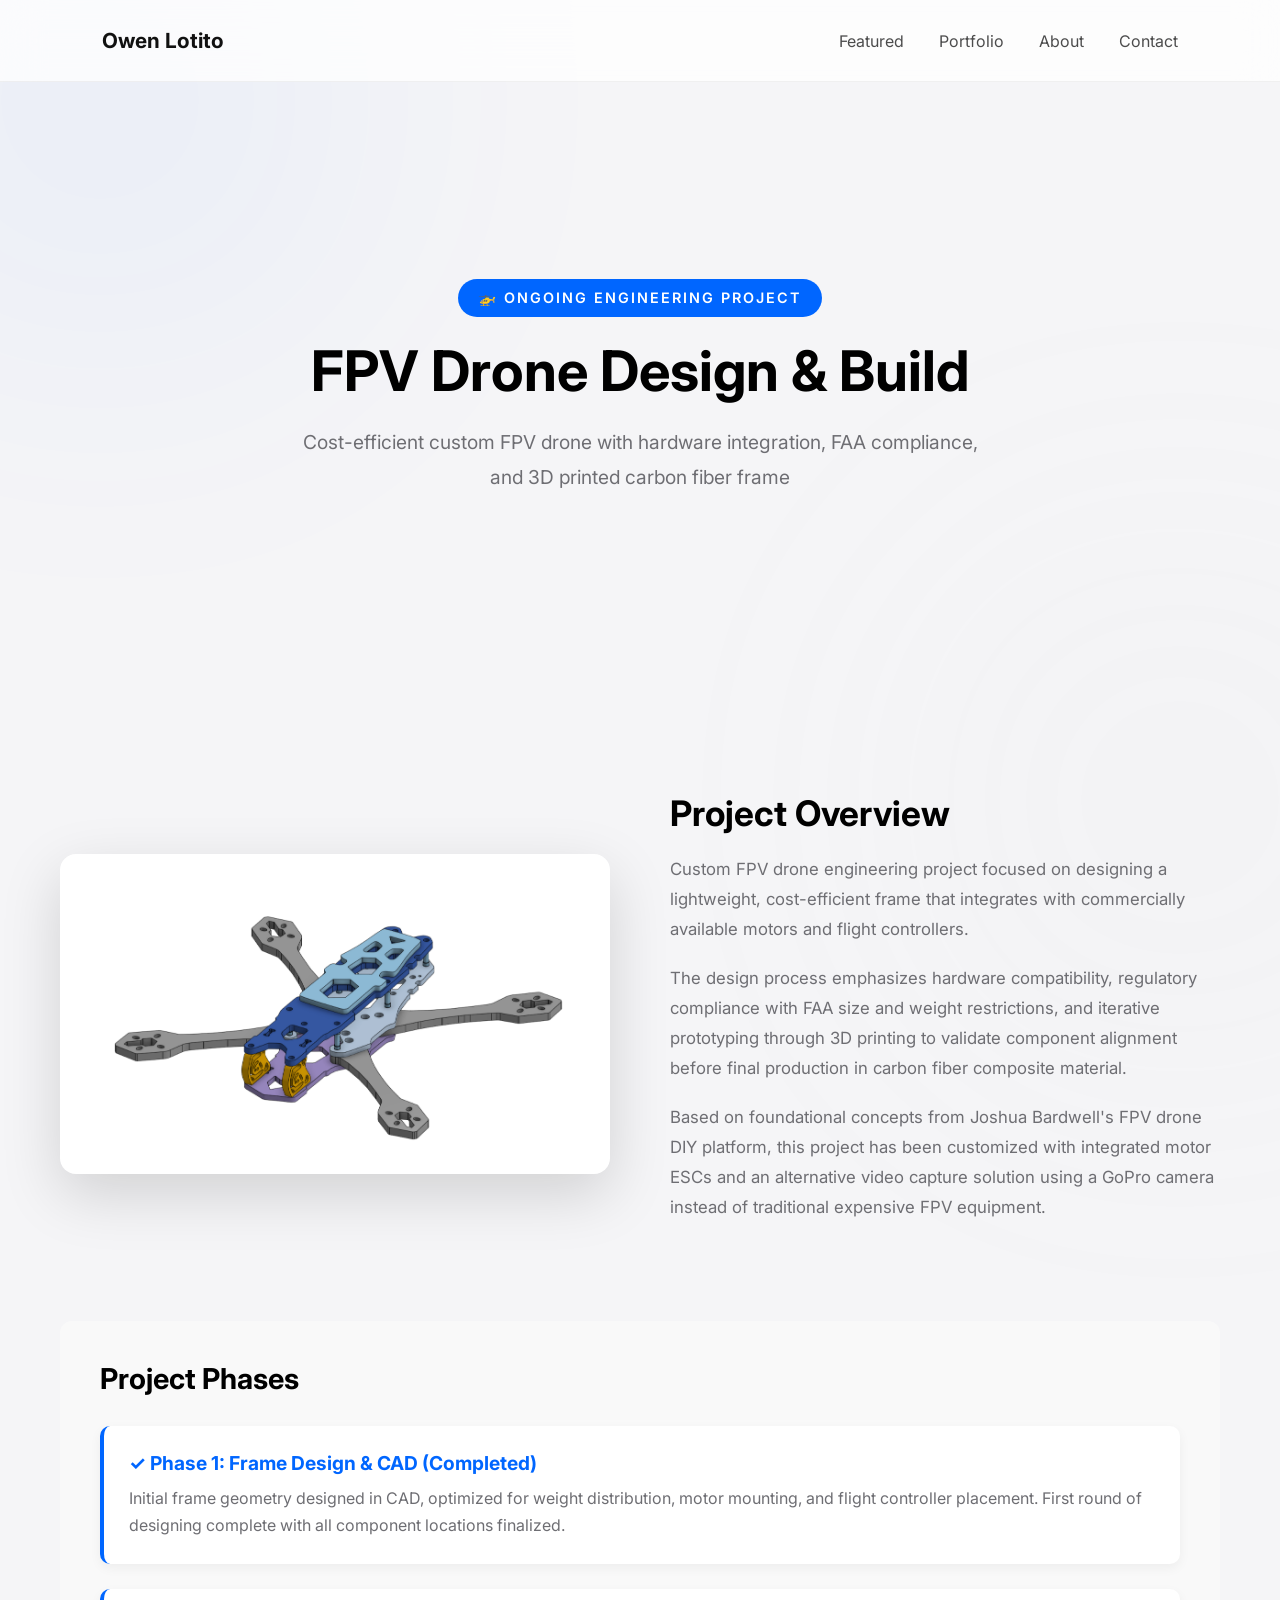
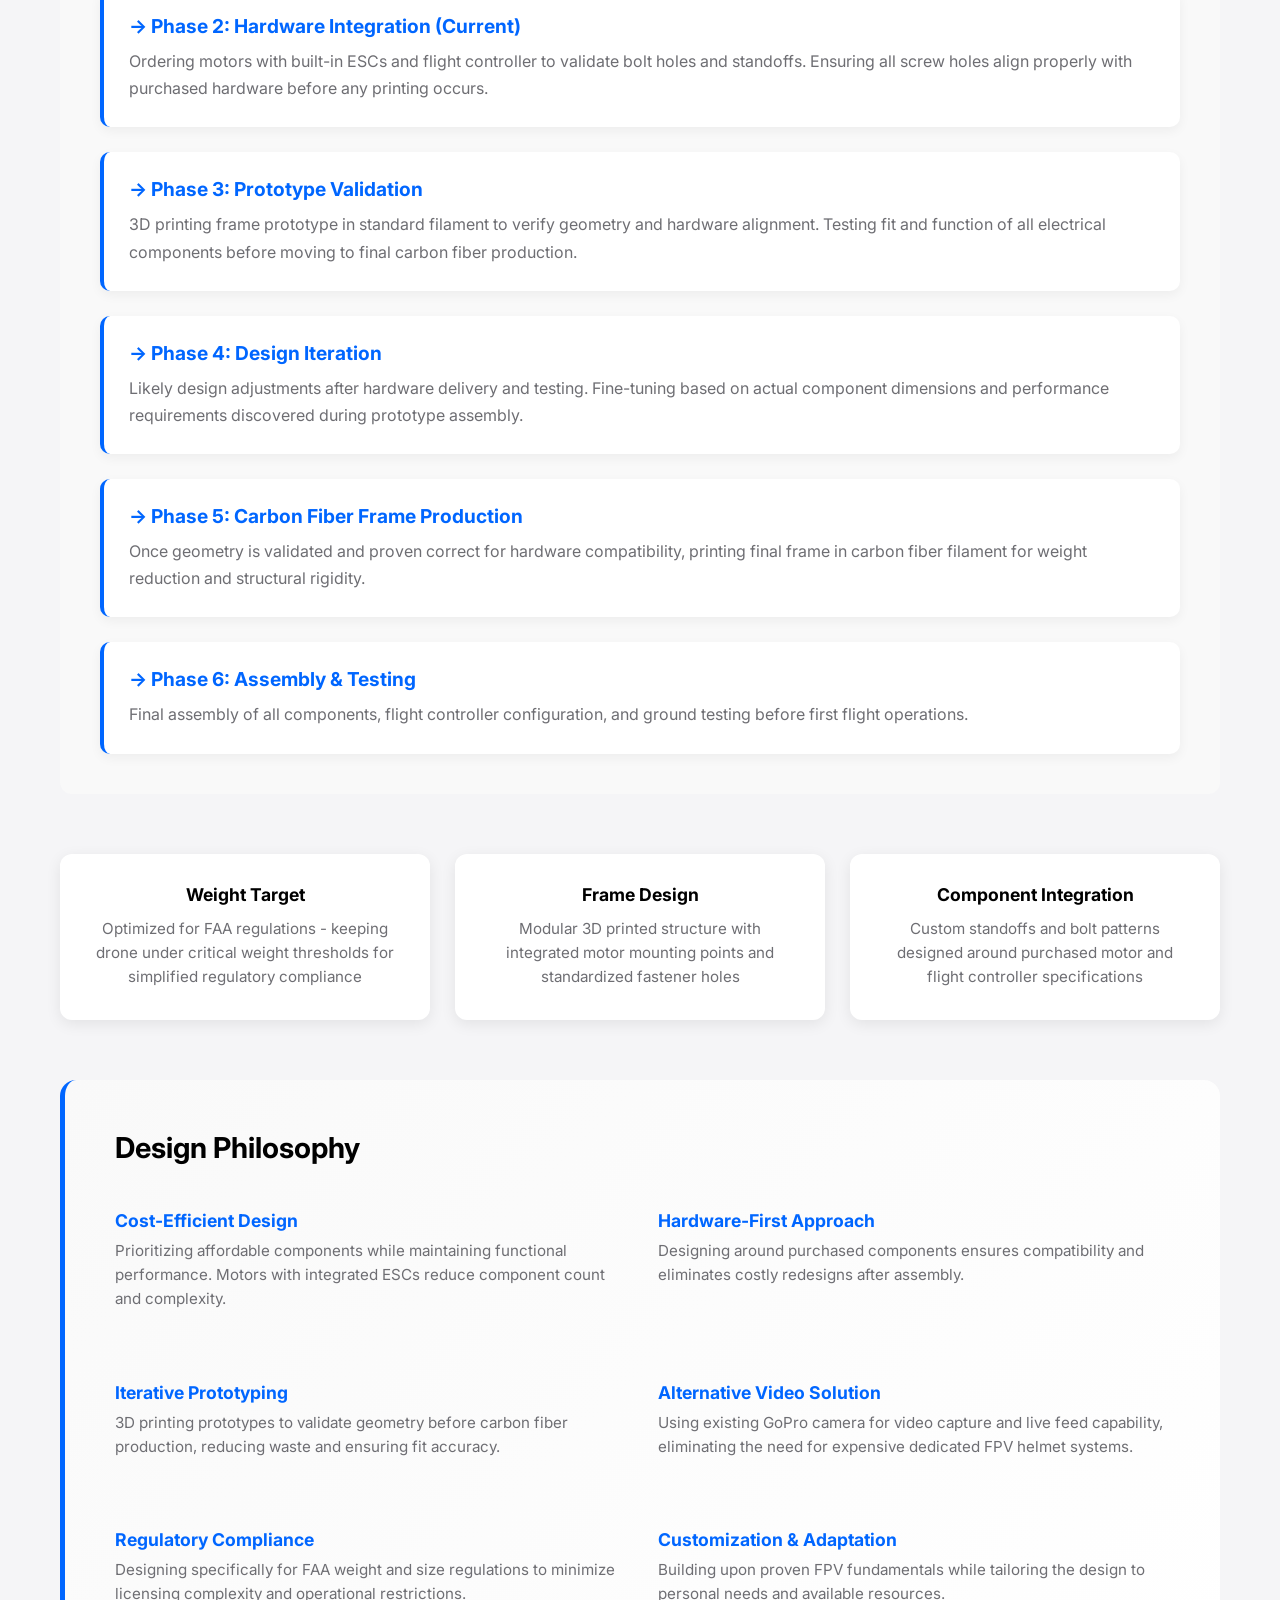
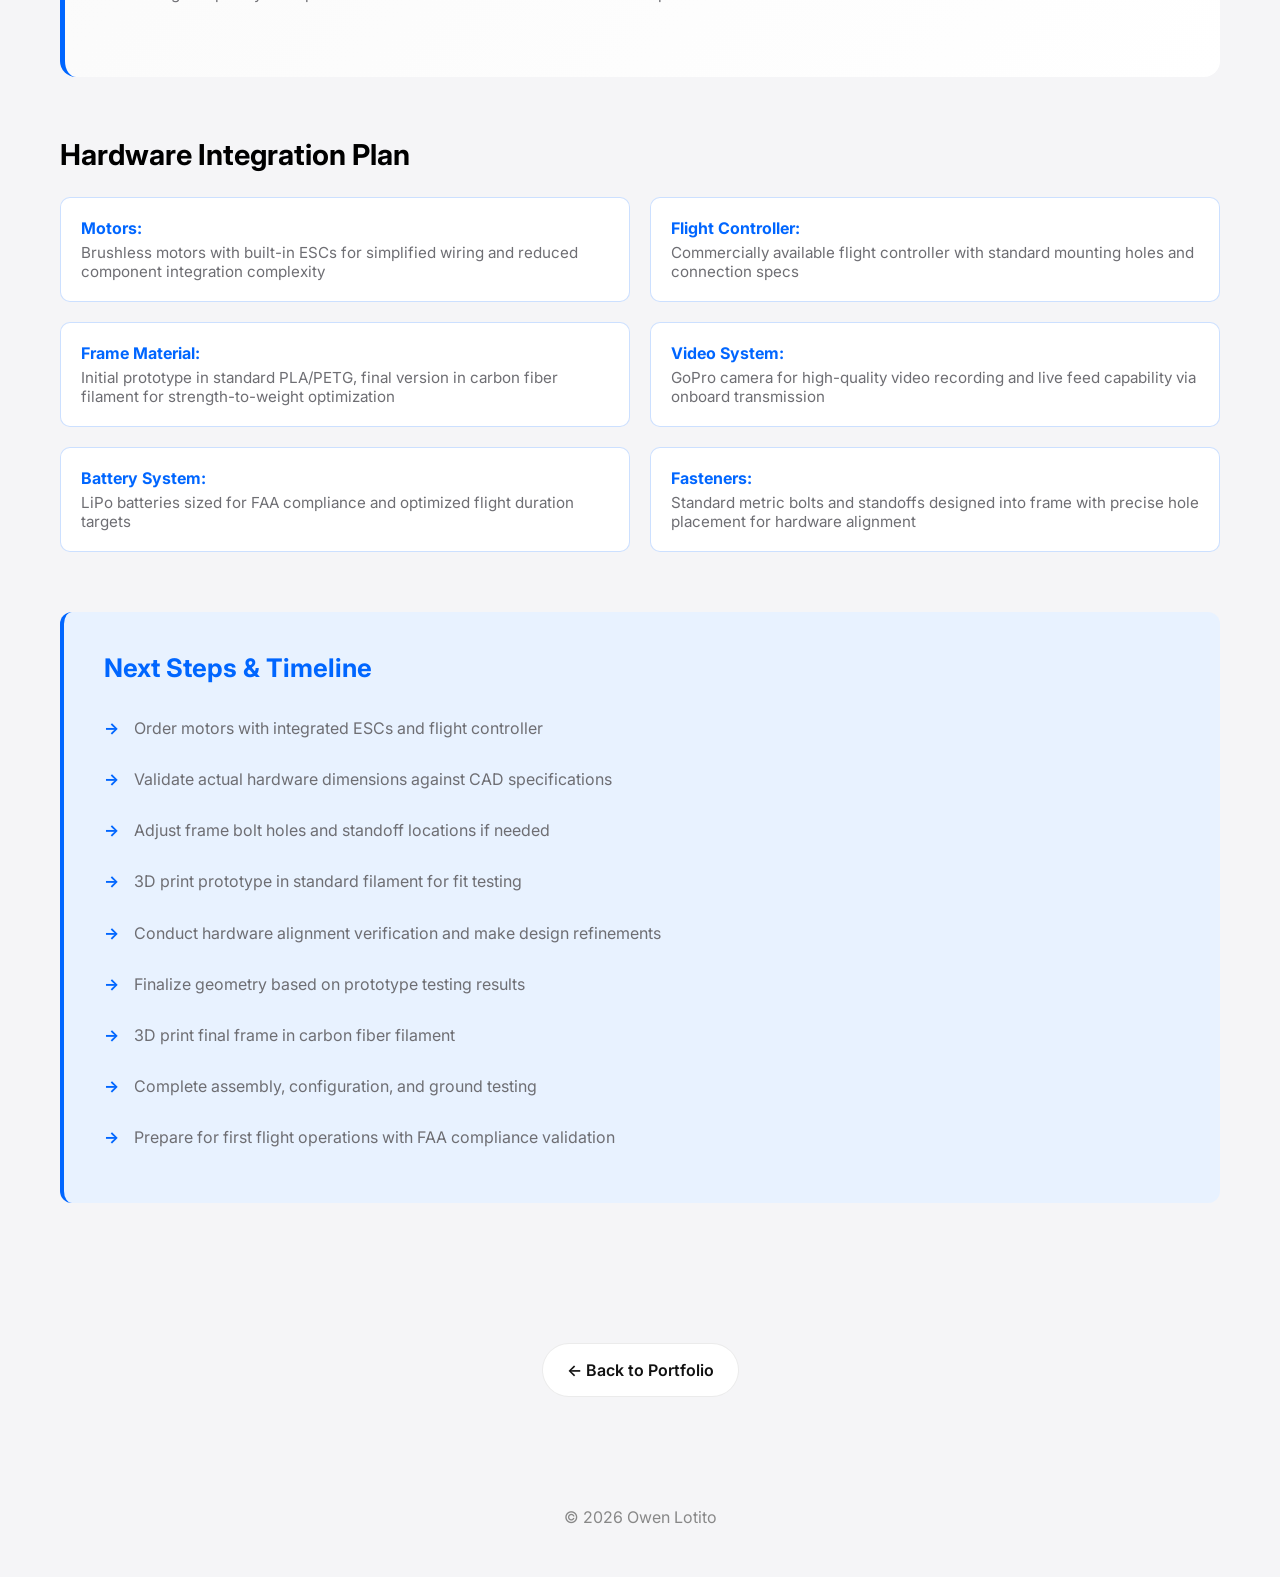
<file: drone-project.html>
<!DOCTYPE html>
<html lang="en">
<head>
  <meta charset="UTF-8" />
  <meta name="viewport" content="width=device-width, initial-scale=1.0"/>
  <title>Drone Engineering Project | Owen Lotito</title>

  <link rel="stylesheet" href="style.css"/>
  <link href="https://fonts.googleapis.com/css2?family=Inter:wght@300;400;500;600;700;800&display=swap" rel="stylesheet">
  <style>
    .drone-hero {
      min-height: 70vh;
      display: flex;
      align-items: center;
      justify-content: center;
      padding: 80px 20px;
      text-align: center;
    }

    .drone-hero h1 {
      font-size: 3.5rem;
      margin-bottom: 20px;
      color: #000000;
    }

    .drone-hero .project-tag {
      display: inline-block;
      background: #0066ff;
      color: white;
      padding: 10px 20px;
      border-radius: 50px;
      font-weight: 600;
      margin-bottom: 20px;
      font-size: 0.9rem;
    }

    .drone-hero p {
      font-size: 1.2rem;
      color: #6e6e73;
      max-width: 700px;
      margin: 20px auto;
      line-height: 1.8;
    }

    .project-overview {
      max-width: 1200px;
      margin: 80px auto;
      padding: 0 20px;
    }

    .overview-grid {
      display: grid;
      grid-template-columns: 1fr 1fr;
      gap: 60px;
      align-items: center;
      margin-bottom: 80px;
    }

    .overview-grid img {
      width: 100%;
      border-radius: 16px;
      box-shadow: 0 20px 60px rgba(0, 0, 0, 0.15);
      object-fit: contain;
      padding: 20px;
      background: white;
    }

    .overview-content h2 {
      font-size: 2.2rem;
      margin-bottom: 20px;
      color: #000000;
    }

    .overview-content p {
      font-size: 1.05rem;
      line-height: 1.8;
      color: #6e6e73;
      margin-bottom: 18px;
    }

    .project-phases {
      background: #f9f9f9;
      padding: 40px;
      border-radius: 12px;
      margin: 60px 0;
    }

    .project-phases h3 {
      font-size: 1.8rem;
      margin-bottom: 30px;
      color: #000000;
    }

    .phases-list {
      display: grid;
      gap: 25px;
    }

    .phase-item {
      background: white;
      padding: 25px;
      border-radius: 10px;
      border-left: 4px solid #0066ff;
      box-shadow: 0 4px 12px rgba(0, 0, 0, 0.05);
    }

    .phase-item h4 {
      font-size: 1.2rem;
      color: #0066ff;
      margin-bottom: 10px;
      font-weight: 700;
    }

    .phase-item p {
      font-size: 1rem;
      line-height: 1.7;
      color: #6e6e73;
    }

    .design-specs {
      display: grid;
      grid-template-columns: repeat(3, 1fr);
      gap: 25px;
      margin: 60px 0;
    }

    .spec-card {
      background: white;
      padding: 30px;
      border-radius: 12px;
      box-shadow: 0 4px 15px rgba(0, 0, 0, 0.08);
      text-align: center;
    }

    .spec-card h4 {
      font-size: 1.1rem;
      color: #000000;
      margin-bottom: 12px;
      font-weight: 700;
    }

    .spec-card p {
      font-size: 0.95rem;
      color: #6e6e73;
      line-height: 1.6;
    }

    .design-philosophy {
      background: linear-gradient(135deg, #f9f9f9 0%, #ffffff 100%);
      padding: 50px;
      border-radius: 16px;
      margin: 60px 0;
      border-left: 5px solid #0066ff;
    }

    .design-philosophy h3 {
      font-size: 1.8rem;
      margin-bottom: 25px;
      color: #000000;
    }

    .philosophy-list {
      display: grid;
      grid-template-columns: 1fr 1fr;
      gap: 30px;
    }

    .philosophy-point {
      padding: 20px 0;
    }

    .philosophy-point h4 {
      color: #0066ff;
      font-size: 1.1rem;
      margin-bottom: 8px;
      font-weight: 700;
    }

    .philosophy-point p {
      color: #6e6e73;
      font-size: 0.95rem;
      line-height: 1.6;
    }

    .tech-stack {
      margin: 60px 0;
    }

    .tech-stack h3 {
      font-size: 1.8rem;
      margin-bottom: 25px;
      color: #000000;
    }

    .hardware-list {
      display: grid;
      grid-template-columns: 1fr 1fr;
      gap: 20px;
    }

    .hardware-item {
      background: white;
      padding: 20px;
      border-radius: 10px;
      border: 1px solid rgba(0, 102, 255, 0.2);
    }

    .hardware-item strong {
      color: #0066ff;
      font-weight: 700;
    }

    .hardware-item p {
      color: #6e6e73;
      font-size: 0.95rem;
      margin-top: 5px;
    }

    .next-steps {
      background: #e8f2ff;
      padding: 40px;
      border-radius: 12px;
      margin: 60px 0;
      border-left: 4px solid #0066ff;
    }

    .next-steps h3 {
      font-size: 1.6rem;
      margin-bottom: 20px;
      color: #0066ff;
    }

    .next-steps ul {
      list-style: none;
      padding: 0;
    }

    .next-steps li {
      padding: 12px 0;
      color: #6e6e73;
      font-size: 1rem;
      line-height: 1.7;
      display: flex;
      align-items: flex-start;
    }

    .next-steps li:before {
      content: "→";
      color: #0066ff;
      font-weight: 700;
      margin-right: 15px;
      flex-shrink: 0;
    }

    @media (max-width: 768px) {
      .drone-hero h1 {
        font-size: 2.5rem;
      }

      .overview-grid,
      .philosophy-list,
      .hardware-list,
      .design-specs {
        grid-template-columns: 1fr;
      }

      .drone-hero {
        padding: 60px 20px;
      }
    }
  </style>
</head>

<body>

<div class="background-glow glow1"></div>
<div class="background-glow glow2"></div>

<header class="hero">
  <nav>
    <h1 class="logo">Owen Lotito</h1>
    <div class="nav-links">
      <a href="index.html#featured">Featured</a>
      <a href="index.html#categories">Portfolio</a>
      <a href="index.html#about">About</a>
      <a href="index.html#contact">Contact</a>
    </div>
  </nav>

  <div class="drone-hero fade-up">
    <div>
      <span class="project-tag">🚁 Ongoing Engineering Project</span>
      <h1>FPV Drone Design & Build</h1>
      <p>Cost-efficient custom FPV drone with hardware integration, FAA compliance, and 3D printed carbon fiber frame</p>
    </div>
  </div>
</header>

<section class="project-overview">

  <div class="overview-grid fade-left">
    <div>
      <img src="image/drone-pic-in-progress.png" alt="Drone Design In Progress"/>
    </div>
    <div class="overview-content">
      <h2>Project Overview</h2>
      <p>
        Custom FPV drone engineering project focused on designing a lightweight, cost-efficient frame that integrates with commercially available motors and flight controllers.
      </p>
      <p>
        The design process emphasizes hardware compatibility, regulatory compliance with FAA size and weight restrictions, and iterative prototyping through 3D printing to validate component alignment before final production in carbon fiber composite material.
      </p>
      <p>
        Based on foundational concepts from Joshua Bardwell's FPV drone DIY platform, this project has been customized with integrated motor ESCs and an alternative video capture solution using a GoPro camera instead of traditional expensive FPV equipment.
      </p>
    </div>
  </div>

  <div class="project-phases fade-up">
    <h3>Project Phases</h3>
    <div class="phases-list">
      <div class="phase-item">
        <h4>✓ Phase 1: Frame Design & CAD (Completed)</h4>
        <p>
          Initial frame geometry designed in CAD, optimized for weight distribution, motor mounting, and flight controller placement. First round of designing complete with all component locations finalized.
        </p>
      </div>
      <div class="phase-item">
        <h4>→ Phase 2: Hardware Integration (Current)</h4>
        <p>
          Ordering motors with built-in ESCs and flight controller to validate bolt holes and standoffs. Ensuring all screw holes align properly with purchased hardware before any printing occurs.
        </p>
      </div>
      <div class="phase-item">
        <h4>→ Phase 3: Prototype Validation</h4>
        <p>
          3D printing frame prototype in standard filament to verify geometry and hardware alignment. Testing fit and function of all electrical components before moving to final carbon fiber production.
        </p>
      </div>
      <div class="phase-item">
        <h4>→ Phase 4: Design Iteration</h4>
        <p>
          Likely design adjustments after hardware delivery and testing. Fine-tuning based on actual component dimensions and performance requirements discovered during prototype assembly.
        </p>
      </div>
      <div class="phase-item">
        <h4>→ Phase 5: Carbon Fiber Frame Production</h4>
        <p>
          Once geometry is validated and proven correct for hardware compatibility, printing final frame in carbon fiber filament for weight reduction and structural rigidity.
        </p>
      </div>
      <div class="phase-item">
        <h4>→ Phase 6: Assembly & Testing</h4>
        <p>
          Final assembly of all components, flight controller configuration, and ground testing before first flight operations.
        </p>
      </div>
    </div>
  </div>

  <div class="design-specs fade-up">
    <div class="spec-card">
      <h4>Weight Target</h4>
      <p>Optimized for FAA regulations - keeping drone under critical weight thresholds for simplified regulatory compliance</p>
    </div>
    <div class="spec-card">
      <h4>Frame Design</h4>
      <p>Modular 3D printed structure with integrated motor mounting points and standardized fastener holes</p>
    </div>
    <div class="spec-card">
      <h4>Component Integration</h4>
      <p>Custom standoffs and bolt patterns designed around purchased motor and flight controller specifications</p>
    </div>
  </div>

  <div class="design-philosophy fade-up">
    <h3>Design Philosophy</h3>
    <div class="philosophy-list">
      <div class="philosophy-point">
        <h4>Cost-Efficient Design</h4>
        <p>Prioritizing affordable components while maintaining functional performance. Motors with integrated ESCs reduce component count and complexity.</p>
      </div>
      <div class="philosophy-point">
        <h4>Hardware-First Approach</h4>
        <p>Designing around purchased components ensures compatibility and eliminates costly redesigns after assembly.</p>
      </div>
      <div class="philosophy-point">
        <h4>Iterative Prototyping</h4>
        <p>3D printing prototypes to validate geometry before carbon fiber production, reducing waste and ensuring fit accuracy.</p>
      </div>
      <div class="philosophy-point">
        <h4>Alternative Video Solution</h4>
        <p>Using existing GoPro camera for video capture and live feed capability, eliminating the need for expensive dedicated FPV helmet systems.</p>
      </div>
      <div class="philosophy-point">
        <h4>Regulatory Compliance</h4>
        <p>Designing specifically for FAA weight and size regulations to minimize licensing complexity and operational restrictions.</p>
      </div>
      <div class="philosophy-point">
        <h4>Customization & Adaptation</h4>
        <p>Building upon proven FPV fundamentals while tailoring the design to personal needs and available resources.</p>
      </div>
    </div>
  </div>

  <div class="tech-stack fade-up">
    <h3>Hardware Integration Plan</h3>
    <div class="hardware-list">
      <div class="hardware-item">
        <strong>Motors:</strong>
        <p>Brushless motors with built-in ESCs for simplified wiring and reduced component integration complexity</p>
      </div>
      <div class="hardware-item">
        <strong>Flight Controller:</strong>
        <p>Commercially available flight controller with standard mounting holes and connection specs</p>
      </div>
      <div class="hardware-item">
        <strong>Frame Material:</strong>
        <p>Initial prototype in standard PLA/PETG, final version in carbon fiber filament for strength-to-weight optimization</p>
      </div>
      <div class="hardware-item">
        <strong>Video System:</strong>
        <p>GoPro camera for high-quality video recording and live feed capability via onboard transmission</p>
      </div>
      <div class="hardware-item">
        <strong>Battery System:</strong>
        <p>LiPo batteries sized for FAA compliance and optimized flight duration targets</p>
      </div>
      <div class="hardware-item">
        <strong>Fasteners:</strong>
        <p>Standard metric bolts and standoffs designed into frame with precise hole placement for hardware alignment</p>
      </div>
    </div>
  </div>

  <div class="next-steps fade-up">
    <h3>Next Steps & Timeline</h3>
    <ul>
      <li>Order motors with integrated ESCs and flight controller</li>
      <li>Validate actual hardware dimensions against CAD specifications</li>
      <li>Adjust frame bolt holes and standoff locations if needed</li>
      <li>3D print prototype in standard filament for fit testing</li>
      <li>Conduct hardware alignment verification and make design refinements</li>
      <li>Finalize geometry based on prototype testing results</li>
      <li>3D print final frame in carbon fiber filament</li>
      <li>Complete assembly, configuration, and ground testing</li>
      <li>Prepare for first flight operations with FAA compliance validation</li>
    </ul>
  </div>

</section>

<section style="text-align: center; padding: 60px 20px; max-width: 1200px; margin: 0 auto;">
  <a href="index.html#categories" class="btn secondary">← Back to Portfolio</a>
</section>

<footer>
  <p>© 2026 Owen Lotito</p>
</footer>

<script src="script.js"></script>

</body>
</html>
</file>
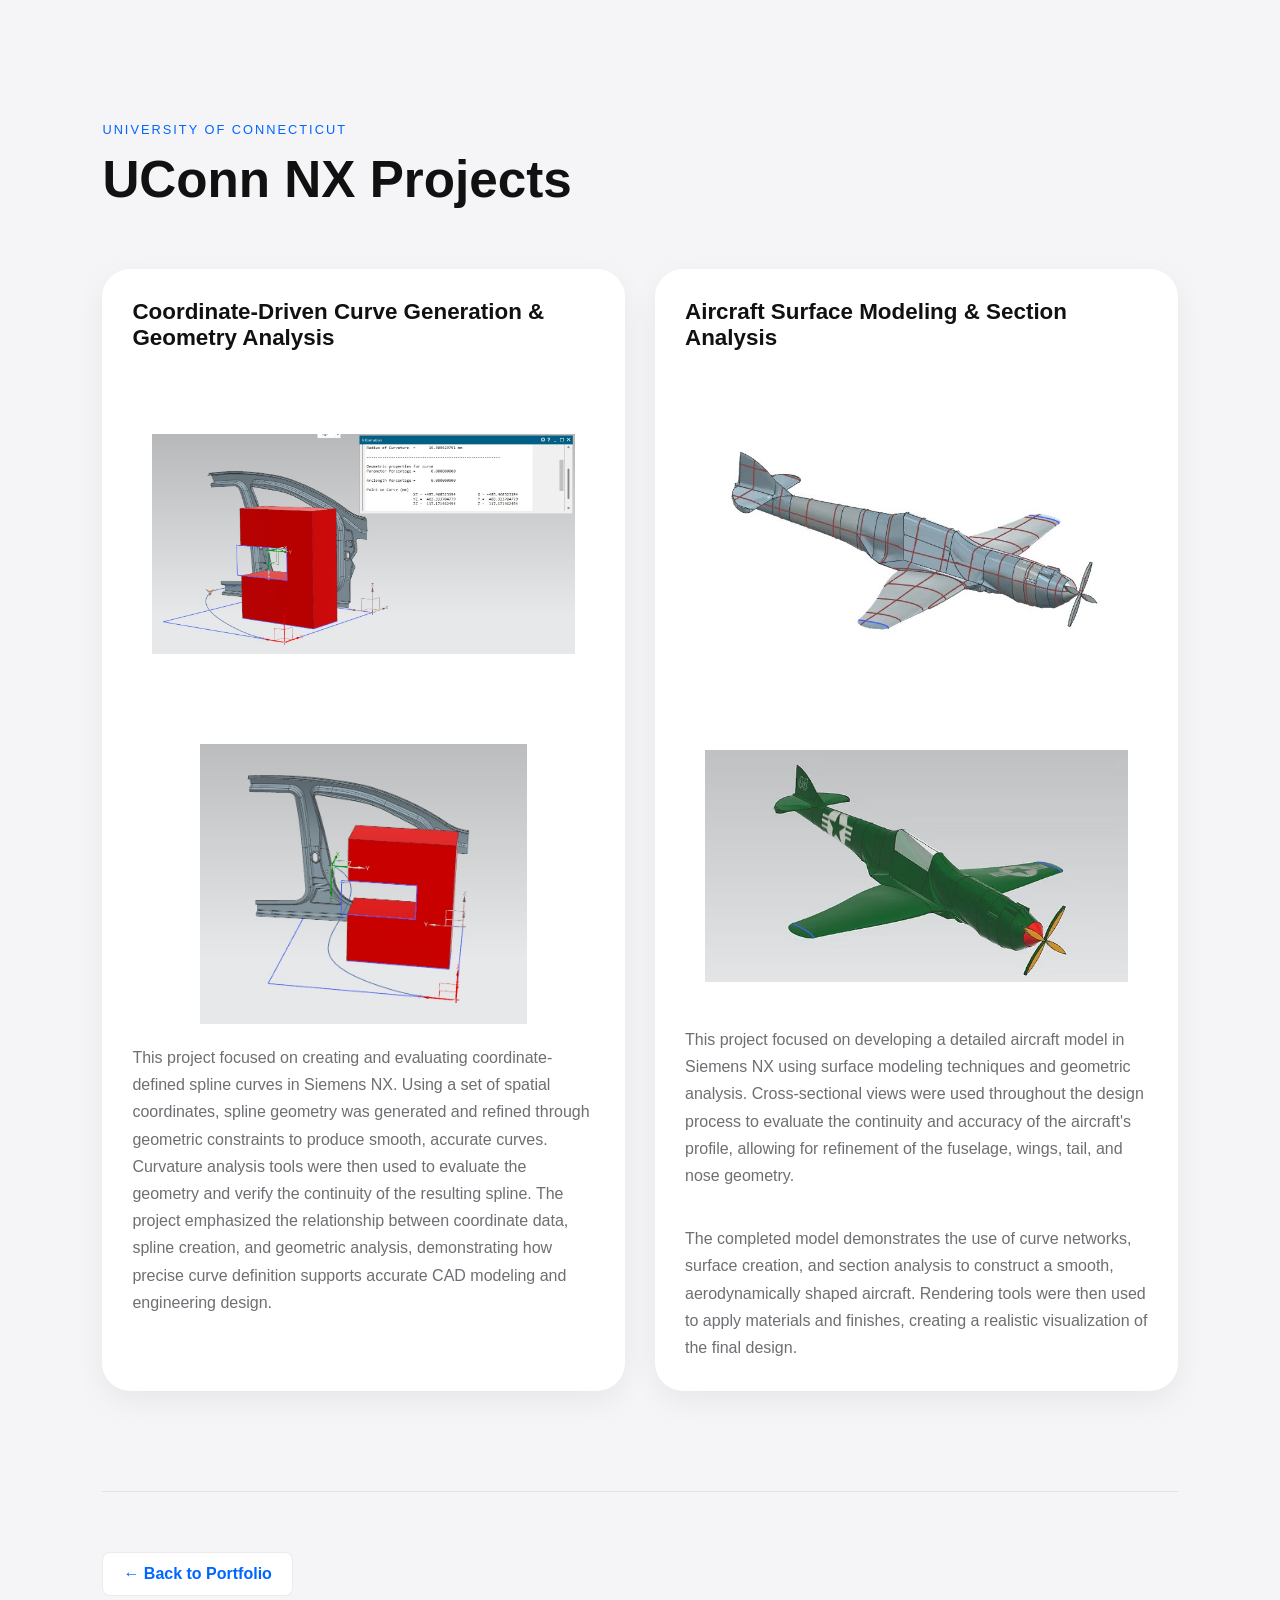
<file: uconn-nx-projects.html>
<!DOCTYPE html>
<html lang="en">
<head>
  <meta charset="UTF-8" />
  <meta name="viewport" content="width=device-width, initial-scale=1.0"/>
  <title>UConn NX Projects | Owen Lotito</title>
  <link rel="stylesheet" href="style.css"/>
</head>

<body>

<section class="projects-section">

  <div class="section-title">
    <span>University of Connecticut</span>
    <h2>UConn NX Projects</h2>
  </div>

<div class="project-grid">

  <!-- CURVE MODELING PROJECT -->
  <div class="project-card">
    <div class="project-info">
      <h3>Coordinate-Driven Curve Generation & Geometry Analysis</h3>

      <br>

      <img src="image/ROCxyzpoint-pic.jpg">
      <img src="image/part-and-line-pic.jpg" style="margin-top:20px; border-radius:18px;">
      
      <p>
       This project focused on creating and evaluating coordinate-defined spline curves in Siemens NX. Using a set of spatial coordinates, spline geometry was generated and refined through geometric constraints to produce smooth, accurate curves. 
       Curvature analysis tools were then used to evaluate the geometry and verify the continuity of the resulting spline.

       The project emphasized the relationship between coordinate data, spline creation, and geometric analysis, demonstrating how precise curve definition supports accurate CAD modeling and engineering design.
      </p>
    </div>
  </div>

  <!-- AIRPLANE PROJECT -->
  <div class="project-card">
    <div class="project-info">
      <h3>Aircraft Surface Modeling & Section Analysis</h3>
      
      <img src="image/planesection-analysis.jpg">
      <img src="image/a4_iso.jpg" style="margin-top:20px; border-radius:18px;">
      <p>
      This project focused on developing a detailed aircraft model in Siemens NX using surface modeling techniques and geometric analysis. 
      Cross-sectional views were used throughout the design process to evaluate the continuity and accuracy of the aircraft's profile, allowing for refinement of the fuselage, wings, tail, and nose geometry.
      </p>

      <br>

      <p style="margin-top:18px;">
      The completed model demonstrates the use of curve networks, surface creation, and section analysis to construct a smooth, aerodynamically shaped aircraft. 
      Rendering tools were then used to apply materials and finishes, creating a realistic visualization of the final design.
      </p>
    </div>
  </div>

</div>
  
<div class="back-link">
  <a class="btn secondary" href="index.html#categories">
    ← Back to Portfolio
  </a>
</div>
  
</section>

</body>
</html>
</file>
<file: style.css>
* {
  margin: 0;
  padding: 0;
  box-sizing: border-box;
}

html {
  scroll-behavior: smooth;
}

body {
  font-family: 'Inter', sans-serif;
  background: #f5f5f7;
  color: #111111;
  overflow-x: hidden;
}

body.mobile-view {
  padding-top: 0;
}

.background-glow {
  position: fixed;
  width: 500px;
  height: 500px;
  border-radius: 50%;
  filter: blur(150px);
  opacity: 0.06;
  z-index: -1;
}

.glow1 {
  background: #0066ff;
  top: -150px;
  left: -150px;
}

.glow2 {
  background: #cfcfcf;
  bottom: -150px;
  right: -150px;
}

nav {
  display: flex;
  justify-content: space-between;
  align-items: center;
  padding: 28px 8%;
  position: sticky;
  top: 0;
  z-index: 1000;
  backdrop-filter: blur(20px);
  background: rgba(255,255,255,0.75);
  border-bottom: 1px solid rgba(0,0,0,0.05);
  gap: 20px;
}

.logo {
  font-size: 1.3rem;
  font-weight: 700;
  text-decoration: none;
  color: #111;
  white-space: nowrap;
}

.nav-center {
  flex: 1;
  display: flex;
  justify-content: center;
}

.nav-links {
  display: flex;
  gap: 35px;
}

.nav-links a {
  text-decoration: none;
  color: rgba(0,0,0,0.7);
  transition: 0.3s ease;
}

.nav-links a:hover {
  color: #111;
}

.view-toggle {
  display: flex;
  gap: 8px;
  background: white;
  border: 1px solid rgba(0,0,0,0.08);
  border-radius: 999px;
  padding: 6px;
}

.toggle-btn {
  background: transparent;
  border: none;
  padding: 8px 12px;
  cursor: pointer;
  border-radius: 999px;
  display: flex;
  align-items: center;
  justify-content: center;
  color: rgba(0,0,0,0.5);
  transition: all 0.3s ease;
  font-size: 0;
}

.toggle-btn:hover {
  color: #111;
}

.toggle-btn.active {
  background: #111;
  color: white;
}

.hero-content {
  display: flex;
  justify-content: center;
  align-items: center;
  min-height: 100vh;
  width: 100%;
  padding: 0 80px;
  text-align: center;
}

body.mobile-view .hero-content {
  min-height: 70vh;
  padding: 0 20px;
}

.hero-text {
  max-width: 850px;
  margin: 0 auto;
  text-align: center;
}

.hero-text h2 {
  text-align: center;
  font-size: clamp(1.8rem, 3vw, 2.6rem);
  line-height: 1.25;
  margin: 20px auto 40px;
  font-weight: 850;
  letter-spacing: 0.3px;
}

body.mobile-view .hero-text h2 {
  font-size: 1.8rem;
  margin: 15px auto 20px;
}

.hero-text p {
  font-size: 1.2rem;
  line-height: 1.6;
  max-width: 650px;
  margin: 0 auto 30px auto;
  color: #6e6e73;
}

body.mobile-view .hero-text p {
  font-size: 1rem;
  margin: 0 auto 20px auto;
}

.hero-buttons {
  display: flex;
  justify-content: center;
  gap: 14px;
  margin-top: 60px;
}

body.mobile-view .hero-buttons {
  margin-top: 30px;
  flex-direction: column;
}

.btn {
  padding: 16px 24px;
  border-radius: 900px;
  text-decoration: none;
  font-weight: 600;
  transition: 0.35s ease;
  display: inline-block;
}

body.mobile-view .btn {
  padding: 12px 20px;
  font-size: 0.95rem;
  width: 100%;
  text-align: center;
}

.primary {
  background: #111;
  color: white;
}

.primary:hover {
  transform: translateY(-3px);
}

body.mobile-view .primary:hover {
  transform: none;
}

.secondary {
  border: 1px solid rgba(0,0,0,0.08);
  color: #111;
  background: white;
}

.secondary:hover {
  background: #f0f0f0;
}

body.mobile-view .secondary:hover {
  background: #f0f0f0;
  transform: none;
}

.hero-image {
  width: 100%;
  max-width: 420px;
  border-radius: 32px;
  object-fit: cover;
  box-shadow: 0 20px 60px rgba(0,0,0,0.08);
}

section {
  padding: 120px 8%;
}

body.mobile-view section {
  padding: 60px 5%;
}

.section-title span {
  color: #0066ff;
  text-transform: uppercase;
  letter-spacing: 2px;
  font-size: 0.8rem;
}

.section-title h2 {
  font-size: clamp(2.5rem, 4vw, 4rem);
  margin-top: 12px;
  margin-bottom: 60px;
}

body.mobile-view .section-title h2 {
  font-size: 2rem;
  margin-bottom: 30px;
}

.featured-project {
  display: grid;
  grid-template-columns: 1fr 1fr;
  gap: 70px;
  align-items: center;
  margin-bottom: 140px;
}

body.mobile-view .featured-project {
  grid-template-columns: 1fr;
  gap: 40px;
  margin-bottom: 60px;
}

.reverse {
  direction: rtl;
}

.reverse * {
  direction: ltr;
}

body.mobile-view .reverse {
  direction: ltr;
}

.featured-image {
  width: 100%;
}

.featured-image img {
  width: 100%;
  border-radius: 28px;
  object-fit: cover;
  box-shadow: 0 20px 60px rgba(0,0,0,0.08);
}

.featured-text h3 {
  font-size: 2.5rem;
  margin: 20px 0;
}

body.mobile-view .featured-text h3 {
  font-size: 1.6rem;
  margin: 15px 0;
}

.featured-text p {
  color: #6e6e73;
  line-height: 1.8;
  margin-bottom: 30px;
}

body.mobile-view .featured-text p {
  margin-bottom: 20px;
  font-size: 0.95rem;
  line-height: 1.6;
}

.project-tag {
  color: #0066ff;
  text-transform: uppercase;
  letter-spacing: 2px;
  font-size: 0.8rem;
  font-weight: 600;
}

.project-link {
  color: #111;
  text-decoration: none;
  font-weight: 600;
}

.project-features {
  list-style: none;
  padding: 0;
  margin: 25px 0;
}

.project-features li {
  color: #6e6e73;
  line-height: 1.8;
  margin-bottom: 12px;
  padding-left: 24px;
  position: relative;
}

.project-features li:before {
  content: "→";
  position: absolute;
  left: 0;
  color: #0066ff;
  font-weight: 600;
}

.project-images {
  display: grid;
  gap: 20px;
}

.project-images img {
  width: 100%;
  border-radius: 24px;
  object-fit: cover;
  box-shadow: 0 10px 30px rgba(0,0,0,0.08);
  transition: transform 0.3s ease;
}

.project-images img:hover {
  transform: translateY(-6px);
}

body.mobile-view .project-images img:hover {
  transform: none;
}

.category-grid {
  display: grid;
  grid-template-columns: repeat(auto-fit, minmax(300px, 1fr));
  gap: 30px;
}

body.mobile-view .category-grid {
  grid-template-columns: 1fr;
  gap: 20px;
}

.category-card {
  position: relative;
  overflow: hidden;
  border-radius: 30px;
  height: 500px;
  background: white;
  box-shadow: 0 10px 30px rgba(0,0,0,0.06);
}

body.mobile-view .category-card {
  height: 350px;
}

.category-card img {
  width: 100%;
  height: 100%;
  object-fit: cover;
  transition: 0.6s ease;
}

.category-card:hover img {
  transform: scale(1.05);
}

body.mobile-view .category-card:hover img {
  transform: none;
}

.category-overlay {
  position: absolute;
  inset: 0;
  background: linear-gradient(to top, rgba(0,0,0,0.8), transparent);
  display: flex;
  flex-direction: column;
  justify-content: flex-end;
  padding: 40px;
  color: white;
}

body.mobile-view .category-overlay {
  padding: 25px;
}

.project-grid {
  display: grid;
  grid-template-columns: repeat(auto-fit, minmax(320px, 1fr));
  gap: 30px;
}

body.mobile-view .project-grid {
  grid-template-columns: 1fr;
  gap: 20px;
}

.project-card {
  background: white;
  border-radius: 28px;
  overflow: hidden;
  box-shadow: 0 10px 30px rgba(0,0,0,0.06);
  transition: 0.4s ease;
}

.project-card:hover {
  transform: translateY(-10px);
}

body.mobile-view .project-card:hover {
  transform: none;
  box-shadow: 0 10px 30px rgba(0,0,0,0.06);
}

.project-card img {
  width: 100%;
  height: 320px;
  object-fit: contain;
  padding: 20px;
  background: white;
  display: block;
}

body.mobile-view .project-card img {
  height: 240px;
  padding: 15px;
}

#driver-image {
  object-fit: contain;
  object-position: center;
}

#longboard-image {
  object-fit: contain;
  object-position: center;
}

.project-info {
  padding: 30px;
}

body.mobile-view .project-info {
  padding: 20px;
}

.project-info h3 {
  margin-bottom: 15px;
  font-size: 1.4rem;
}

body.mobile-view .project-info h3 {
  font-size: 1.1rem;
  margin-bottom: 10px;
}

.project-info p {
  color: #6e6e73;
  line-height: 1.7;
}

body.mobile-view .project-info p {
  font-size: 0.9rem;
  line-height: 1.6;
}

.about-section p,
.contact-section p {
  max-width: 900px;
  color: #6e6e73;
  line-height: 1.9;
  font-size: 1.05rem;
}

body.mobile-view .about-section p,
body.mobile-view .contact-section p {
  font-size: 0.95rem;
  line-height: 1.7;
}

.skills-grid {
  display: flex;
  flex-wrap: wrap;
  gap: 16px;
  margin-top: 50px;
}

body.mobile-view .skills-grid {
  gap: 10px;
  margin-top: 30px;
}

.skills-grid span {
  background: white;
  border: 1px solid rgba(0,0,0,0.08);
  padding: 14px 22px;
  border-radius: 999px;
}

body.mobile-view .skills-grid span {
  padding: 10px 16px;
  font-size: 0.9rem;
}

.contact-links {
  display: flex;
  gap: 24px;
  margin-top: 40px;
}

body.mobile-view .contact-links {
  flex-direction: column;
  gap: 12px;
  margin-top: 30px;
}

.contact-links a {
  text-decoration: none;
  color: #111;
  border: 1px solid rgba(0,0,0,0.08);
  background: white;
  padding: 14px 24px;
  border-radius: 999px;
  transition: 0.3s ease;
}

body.mobile-view .contact-links a {
  padding: 12px 20px;
  text-align: center;
  font-size: 0.95rem;
}

.contact-links a:hover {
  background: #f0f0f0;
}

body.mobile-view .contact-links a:hover {
  background: #f0f0f0;
  transform: none;
}

footer {
  padding: 50px;
  text-align: center;
  color: #888;
}

body.mobile-view footer {
  padding: 30px 20px;
  font-size: 0.9rem;
}

.fade-up,
.fade-left,
.fade-right {
  opacity: 0;
  transition: all 1s ease;
}

.fade-up {
  transform: translateY(40px);
}

.fade-left {
  transform: translateX(-40px);
}

.fade-right {
  transform: translateX(40px);
}

.visible {
  opacity: 1;
  transform: translate(0,0);
}

.project-detail-section {
  padding: 80px 8% !important;
}

body.mobile-view .project-detail-section {
  padding: 40px 5% !important;
}

.project-detail-container {
  max-width: 900px;
  margin: 0 auto;
}

.project-header-content {
  margin-bottom: 60px;
}

body.mobile-view .project-header-content {
  margin-bottom: 40px;
}

.project-header-content h1 {
  font-size: clamp(2.5rem, 5vw, 4rem);
  margin: 20px 0;
  font-weight: 800;
  line-height: 1.2;
  color: #111;
}

body.mobile-view .project-header-content h1 {
  font-size: 1.6rem;
  margin: 15px 0;
}

.project-intro {
  font-size: 1.15rem;
  line-height: 1.8;
  color: #6e6e73;
  margin-top: 20px;
  max-width: 800px;
}

body.mobile-view .project-intro {
  font-size: 0.95rem;
  line-height: 1.6;
}

.project-detail-image {
  margin-bottom: 100px;
  width: 100%;
}

body.mobile-view .project-detail-image {
  margin-bottom: 50px;
}

.project-detail-image img {
  width: 100%;
  border-radius: 28px;
  box-shadow: 0 20px 60px rgba(0,0,0,0.08);
  object-fit: cover;
  display: block;
}

.project-detail-content {
  margin-bottom: 80px;
}

body.mobile-view .project-detail-content {
  margin-bottom: 50px;
}

.detail-section {
  margin-bottom: 80px;
}

body.mobile-view .detail-section {
  margin-bottom: 50px;
}

.detail-section h2 {
  font-size: 2rem;
  font-weight: 700;
  margin-bottom: 30px;
  color: #111;
}

body.mobile-view .detail-section h2 {
  font-size: 1.4rem;
  margin-bottom: 20px;
}

.detail-section p {
  color: #6e6e73;
  line-height: 1.85;
  margin-bottom: 20px;
  font-size: 1.05rem;
}

body.mobile-view .detail-section p {
  font-size: 0.95rem;
  line-height: 1.7;
  margin-bottom: 15px;
}

.detail-section p:last-child {
  margin-bottom: 0;
}

.project-features-detailed {
  list-style: none !important;
  padding: 0 !important;
  margin: 30px 0 !important;
}

body.mobile-view .project-features-detailed {
  margin: 20px 0 !important;
}

.project-features-detailed li {
  background: white;
  padding: 24px;
  margin-bottom: 16px;
  border-radius: 16px;
  border-left: 4px solid #0066ff;
  box-shadow: 0 4px 15px rgba(0,0,0,0.03);
  transition: all 0.3s ease;
  list-style: none !important;
}

body.mobile-view .project-features-detailed li {
  padding: 16px;
  margin-bottom: 12px;
}

.project-features-detailed li:hover {
  box-shadow: 0 8px 25px rgba(0,0,0,0.08);
  transform: translateX(8px);
}

body.mobile-view .project-features-detailed li:hover {
  box-shadow: 0 4px 15px rgba(0,0,0,0.03);
  transform: none;
}

.project-features-detailed li strong {
  color: #111;
  font-size: 1.05rem;
  display: block;
  margin-bottom: 8px;
  font-weight: 700;
}

body.mobile-view .project-features-detailed li strong {
  font-size: 0.95rem;
  margin-bottom: 6px;
}

.project-features-detailed li span {
  color: #6e6e73;
  line-height: 1.7;
  font-size: 0.98rem;
  display: block;
  font-weight: 400;
}

body.mobile-view .project-features-detailed li span {
  font-size: 0.9rem;
  line-height: 1.6;
}

.skills-applied {
  display: flex;
  flex-wrap: wrap;
  gap: 12px;
  margin-top: 30px;
}

body.mobile-view .skills-applied {
  gap: 8px;
  margin-top: 20px;
}

.skills-applied span {
  background: white;
  border: 1px solid rgba(0,0,0,0.08);
  color: #111;
  padding: 12px 20px;
  border-radius: 999px;
  font-size: 0.95rem;
  font-weight: 500;
  transition: all 0.3s ease;
}

body.mobile-view .skills-applied span {
  padding: 10px 16px;
  font-size: 0.85rem;
}

.skills-applied span:hover {
  background: #111;
  color: white;
  border-color: #111;
  transform: translateY(-2px);
}

body.mobile-view .skills-applied span:hover {
  background: #111;
  color: white;
  border-color: #111;
  transform: none;
}

.back-link {
  margin-top: 100px;
  padding-top: 60px;
  border-top: 1px solid rgba(0,0,0,0.08);
}

body.mobile-view .back-link {
  margin-top: 60px;
  padding-top: 40px;
}

.back-link a {
  display: inline-block;
  color: #0066ff;
  text-decoration: none;
  font-weight: 600;
  transition: all 0.3s ease;
  padding: 12px 20px;
  border-radius: 8px;
}

.back-link a:hover {
  background: rgba(0,102,255,0.1);
  transform: translateX(-6px);
}

body.mobile-view .back-link a:hover {
  background: rgba(0,102,255,0.1);
  transform: none;
}

@media(max-width: 1000px) {
  .hero-content,
  .featured-project {
    grid-template-columns: 1fr;
  }
  .hero-text h2 {
    font-size: 3rem;
  }
  .reverse {
    direction: ltr;
  }
  .project-detail-section {
    padding: 60px 8% !important;
  }
  .detail-section {
    margin-bottom: 60px;
  }
  .project-features-detailed li {
    padding: 20px;
    margin-bottom: 12px;
  }
}

@media(max-width: 640px) {
  nav {
    flex-wrap: wrap;
    padding: 16px 5%;
    gap: 12px;
  }
  .logo {
    font-size: 1.1rem;
  }
  .nav-center {
    order: 3;
    width: 100%;
    justify-content: center;
  }
  .nav-links {
    flex-direction: column;
    gap: 12px;
    text-align: center;
  }
  .nav-links a {
    font-size: 0.9rem;
  }
  .view-toggle {
    order: 2;
  }
  .project-header-content h1 {
    font-size: 2rem;
  }
  .detail-section h2 {
    font-size: 1.5rem;
  }
  .skills-applied {
    gap: 8px;
  }
  .skills-applied span {
    padding: 10px 16px;
    font-size: 0.9rem;
  }
  .category-card {
    text-decoration: none;
    color: inherit;
    display: block;
    transition: all 0.4s ease;
  }
  .category-card:hover {
    transform: translateY(-10px);
    box-shadow: 0 20px 50px rgba(0,0,0,0.12);
  }
  .category-overlay h3 {
    font-size: 2rem;
    margin-bottom: 14px;
    font-weight: 700;
  }
  .category-overlay p {
    line-height: 1.7;
    color: rgba(255,255,255,0.85);
  }
  .projects-section .section-title {
    margin-bottom: 70px;
  }
  .project-card img {
    width: 100%;
    height: 220px;
    object-fit: contain;
    padding: 15px;
    display: block;
  }
  .project-card {
    transition: transform 0.4s ease, box-shadow 0.4s ease;
  }
  .project-card:hover {
    transform: translateY(-12px);
    box-shadow: 0 20px 50px rgba(0,0,0,0.12);
  }
  .category-card {
    height: 380px;
  }
  .category-overlay h3 {
    font-size: 1.6rem;
  }
  .project-card img {
    height: 180px;
    padding: 12px;
  }
}

@media(max-width: 768px) {
  .category-card {
    height: 380px;
  }
  .category-overlay h3 {
    font-size: 1.6rem;
  }
  .project-card img {
    height: 180px;
    padding: 12px;
  }
}

.pursuit-logo {
  width: 80px;
  height: auto;
  object-fit: contain;
}
</file>
